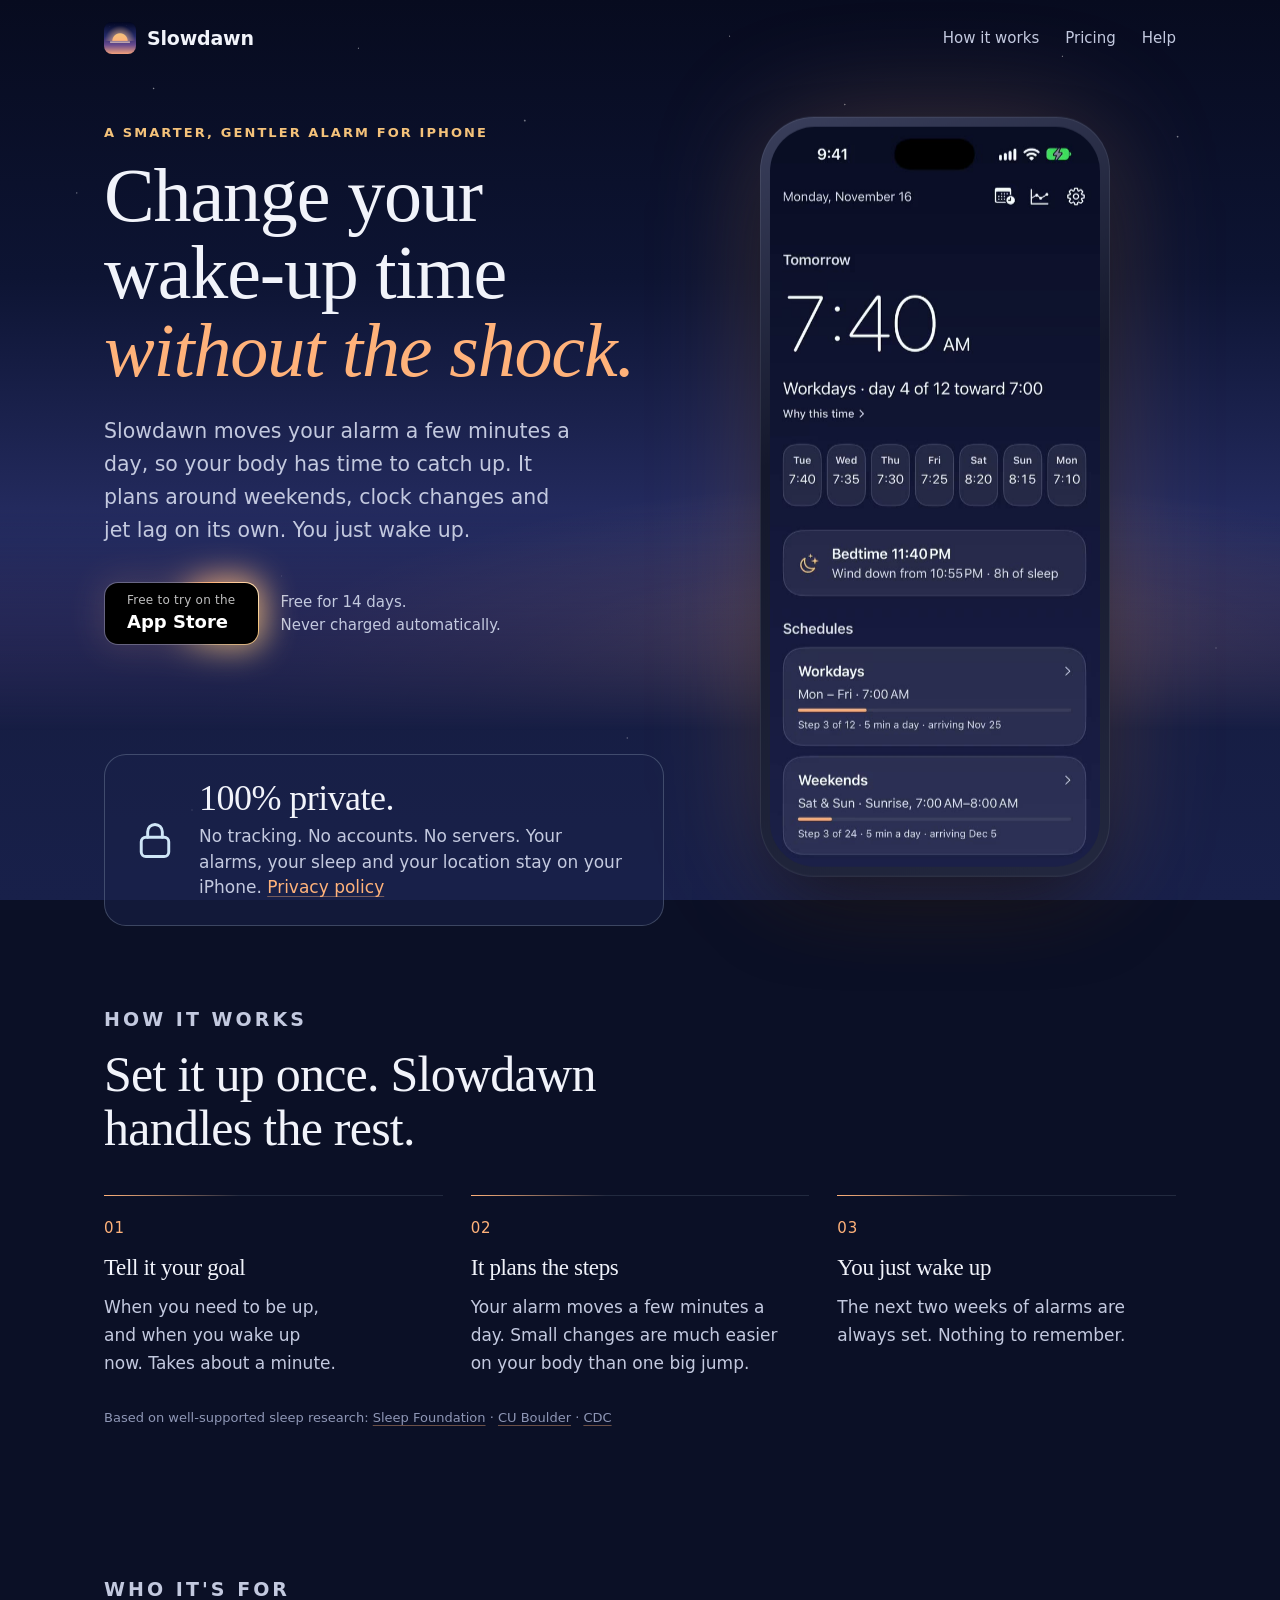
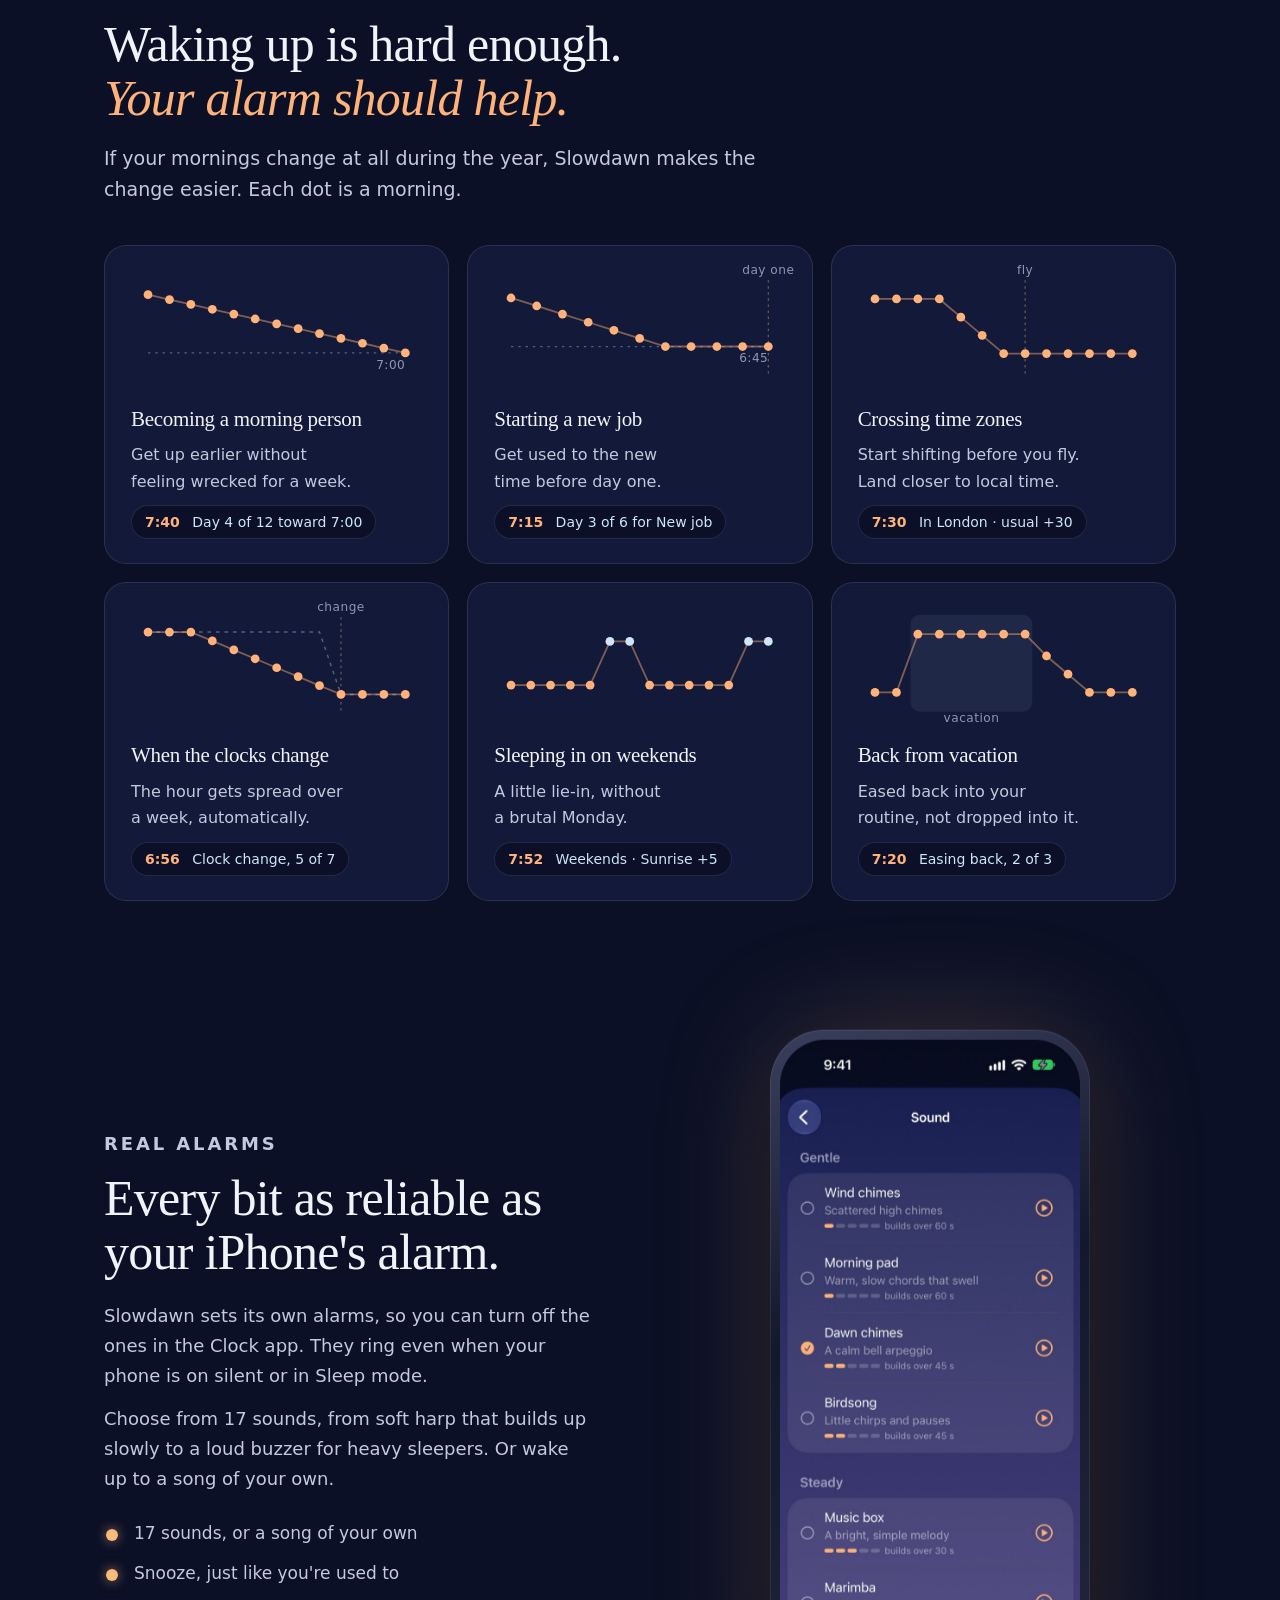
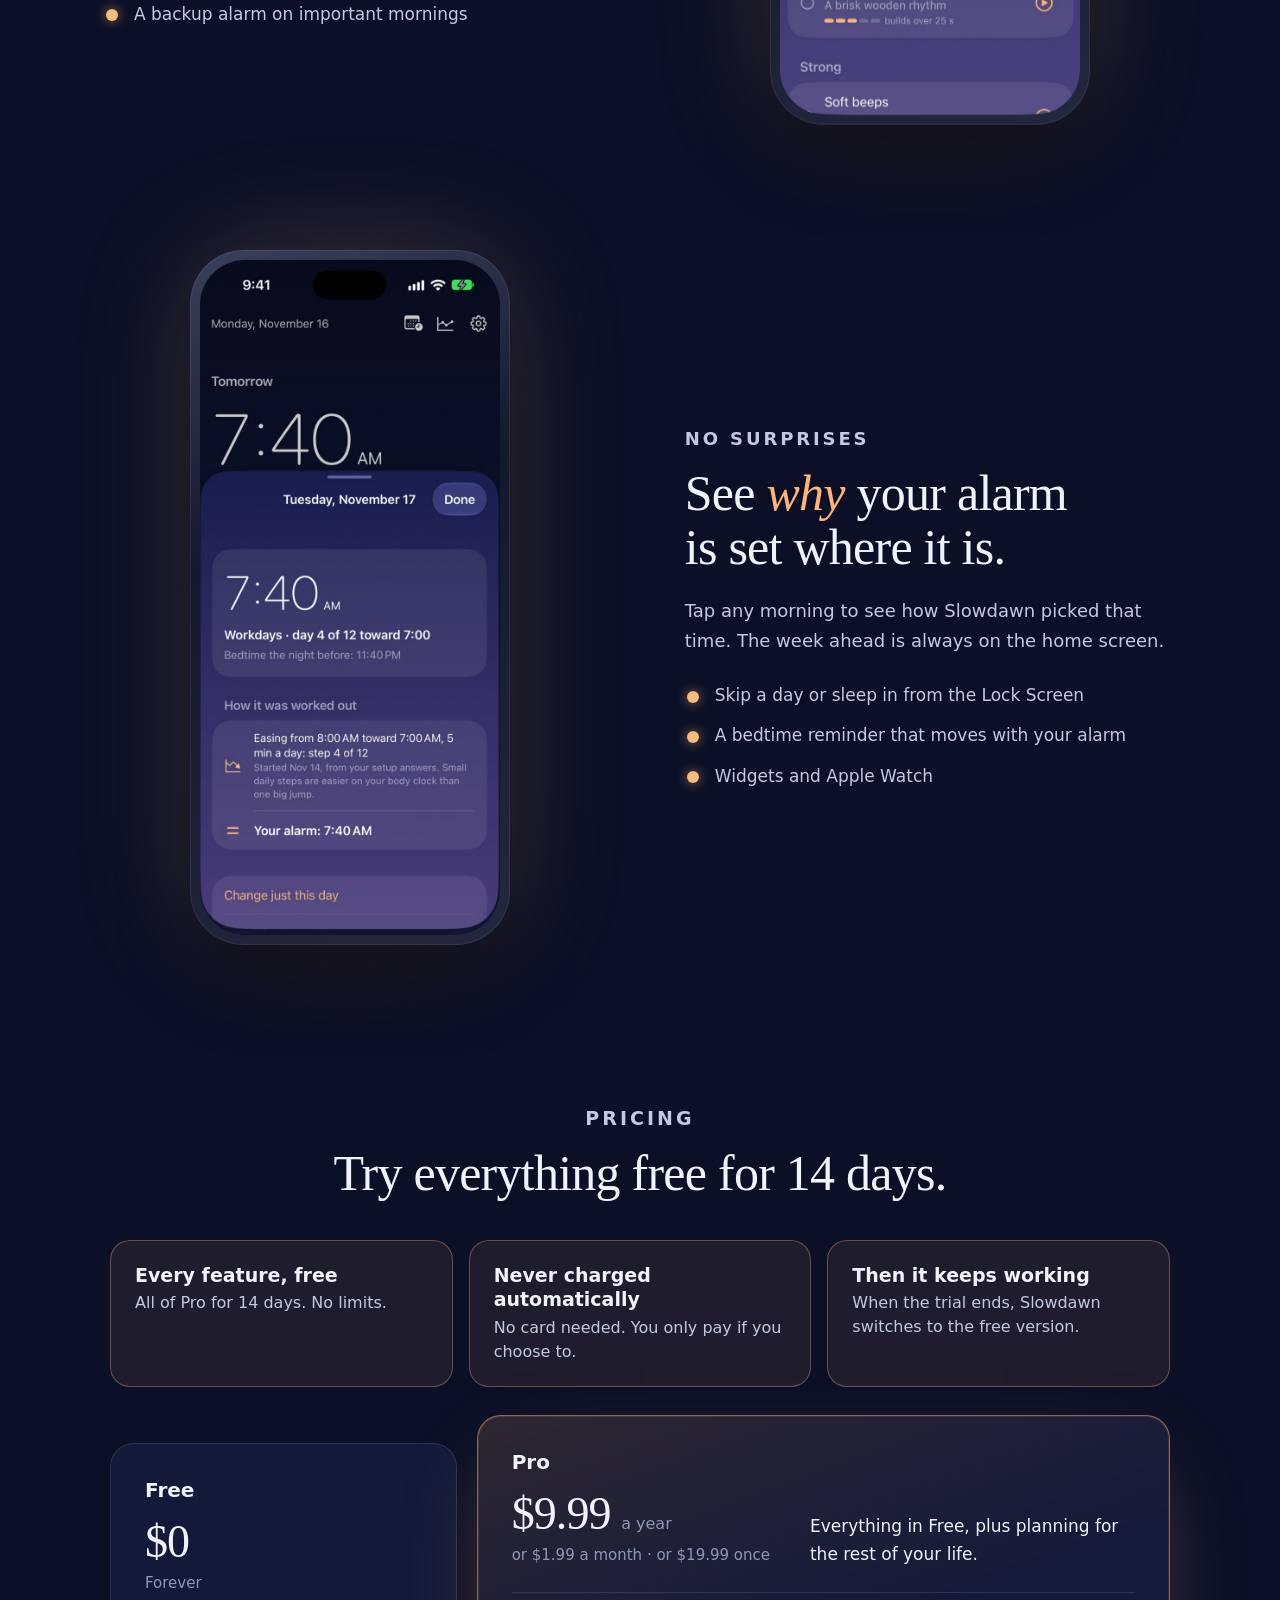
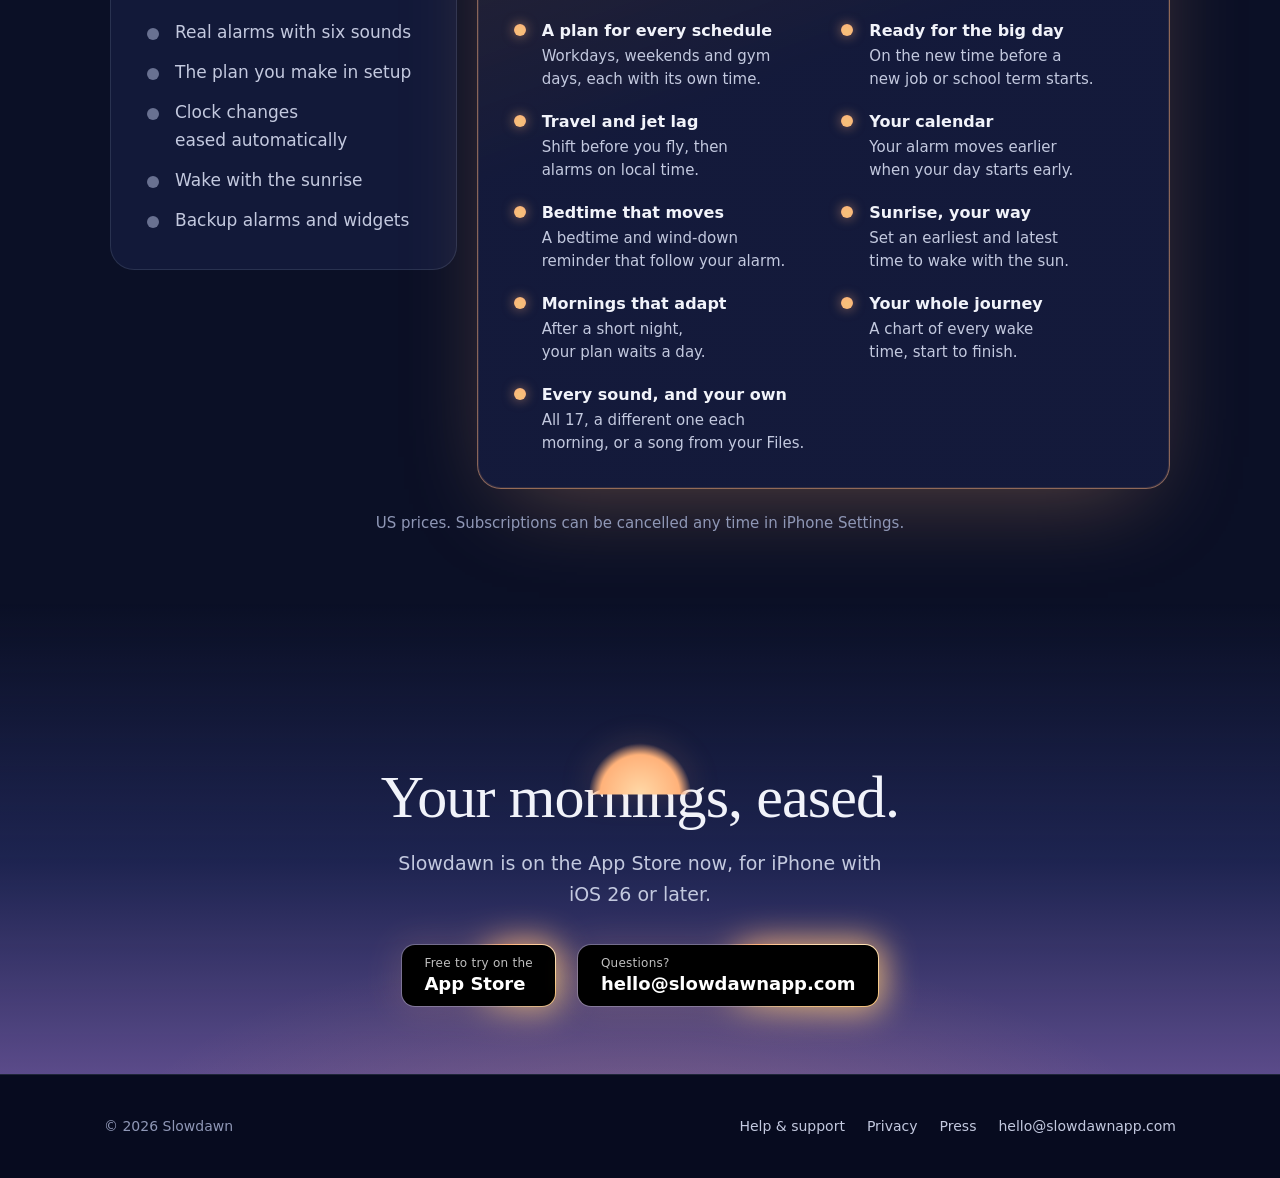
<file: index.html>
<!doctype html>
<html lang="en" class="no-js">
<head>
<meta charset="utf-8">
<meta name="viewport" content="width=device-width, initial-scale=1, viewport-fit=cover">
<title>Slowdawn · The alarm that eases you in</title>
<meta name="description" content="Slowdawn is an iPhone alarm that moves your wake-up time a few minutes a day, so a new schedule doesn't feel like a shock. 100% private, no account, free to try.">
<meta property="og:type" content="website">
<meta property="og:url" content="https://slowdawnapp.com/">
<meta property="og:title" content="Slowdawn · The alarm that eases you in">
<meta property="og:description" content="Change your wake-up time without the shock.">
<meta property="og:image" content="https://slowdawnapp.com/img/og.jpg?v=4">
<meta name="twitter:card" content="summary_large_image">
<meta name="theme-color" content="#070B1F">
<link rel="icon" href="img/favicon.png">
<link rel="apple-touch-icon" href="img/apple-touch-icon.png">
<link rel="stylesheet" href="style.css">
</head>
<body>
<div class="sky" aria-hidden="true"></div>

<header class="top">
  <div class="wrap">
    <a class="brand" href="index.html"><img src="img/icon-512.png" alt="" width="32" height="32">Slowdawn</a>
    <nav aria-label="Main">
      <a href="#how" class="hide-sm">How it works</a>
      <a href="#pricing">Pricing</a>
      <a href="support/index.html">Help</a>
    </nav>
  </div>
</header>

<main>
  <!-- Hero -->
  <div class="hero">
    <div class="wrap hero-grid">
      <div class="hero-copy" data-hero-copy>
        <p class="eyebrow">A smarter, gentler alarm for iPhone</p>
        <h1>Change your wake-up time <em>without the shock.</em></h1>
        <p class="lede">Slowdawn moves your alarm a few minutes a day, so your body has time to catch up. It plans around weekends, clock changes and jet lag on its own. You just wake up.</p>
        <div class="cta-row">
          <a class="store" href="https://apps.apple.com/app/apple-store/id6831339371?pt=22550388&ct=website&amp;mt=8"><span>Free to try on the</span><strong>App Store</strong></a>
          <p class="cta-note">Free for 14 days.<br>Never charged automatically.</p>
        </div>
      </div>
      <div class="phone" data-depth="-0.08">
        <video autoplay muted loop playsinline preload="metadata" poster="media/tour-poster.jpg"
               aria-label="A short tour of Slowdawn: tomorrow's alarm, 7:40, day 4 of 12 toward 7:00. Tapping a day shows how its alarm was worked out, and the Journey chart shows the whole plan stepping toward the goal.">
          <source src="media/tour.mp4" type="video/mp4">
        </video>
      </div>
    </div>
  </div>

  <!-- Privacy -->
  <section class="privacy-band">
    <div class="wrap">
      <div class="privacy">
        <svg class="lock" viewBox="0 0 24 24" aria-hidden="true"><rect x="4.5" y="10.5" width="15" height="10.5" rx="2.5"/><path d="M8 10.5V7.5a4 4 0 0 1 8 0v3"/></svg>
        <div>
          <h2>100% private.</h2>
          <p>No tracking. No accounts. No servers. Your alarms, your sleep and your location stay on your iPhone. <a href="privacy/index.html">Privacy&nbsp;policy</a></p>
        </div>
      </div>
    </div>
  </section>

  <!-- How it works -->
  <section id="how" class="band">
    <div class="wrap">
      <div class="section-head reveal">
        <p class="eyebrow">How it works</p>
        <h2>Set it up once. Slowdawn handles the rest.</h2>
      </div>
      <div class="steps">
        <div class="step reveal">
          <h3>Tell it your goal</h3>
          <p>When you need to be up, and when you wake up now. Takes about a minute.</p>
        </div>
        <div class="step reveal">
          <h3>It plans the steps</h3>
          <p>Your alarm moves a few minutes a day. Small changes are much easier on your body than one big jump.</p>
        </div>
        <div class="step reveal">
          <h3>You just wake up</h3>
          <p>The next two weeks of alarms are always set. Nothing to remember.</p>
        </div>
      </div>
      <p class="src reveal">Based on well-supported sleep research: <a href="https://www.sleepfoundation.org/sleep-hygiene/how-to-go-to-sleep-earlier" target="_blank" rel="noopener">Sleep Foundation</a> · <a href="https://www.colorado.edu/today/2017/02/01/cant-get-sleep-wilderness-weekend-can-help" target="_blank" rel="noopener">CU Boulder</a> · <a href="https://cdc.gov/yellow-book/hcp/travel-air-sea/jet-lag-disorder.html" target="_blank" rel="noopener">CDC</a></p>
    </div>
  </section>

  <!-- Who it's for -->
  <section class="band-alt">
    <div class="wrap">
      <div class="section-head reveal">
        <p class="eyebrow">Who it's for</p>
        <h2>Waking up is hard enough. <em>Your alarm should help.</em></h2>
        <p>If your mornings change at all during the year, Slowdawn makes the change easier. Each dot is a morning.</p>
      </div>
      <div class="scenes">
        <article class="scene reveal">
          <svg class="mini" viewBox="0 0 240 100" role="img" aria-hidden="true"><line class="target" x1="14" x2="226" y1="70.0" y2="70.0"/><text class="lbl" x="226" y="83.0" text-anchor="end">7:00</text><polyline class="trace" pathLength="1" points="14.0,22.0 31.7,26.0 49.3,30.0 67.0,34.0 84.7,38.0 102.3,42.0 120.0,46.0 137.7,50.0 155.3,54.0 173.0,58.0 190.7,62.0 208.3,66.0 226.0,70.0"/><circle class="pt" style="--i:0" cx="14.0" cy="22.0" r="3.6"/><circle class="pt" style="--i:1" cx="31.7" cy="26.0" r="3.6"/><circle class="pt" style="--i:2" cx="49.3" cy="30.0" r="3.6"/><circle class="pt" style="--i:3" cx="67.0" cy="34.0" r="3.6"/><circle class="pt" style="--i:4" cx="84.7" cy="38.0" r="3.6"/><circle class="pt" style="--i:5" cx="102.3" cy="42.0" r="3.6"/><circle class="pt" style="--i:6" cx="120.0" cy="46.0" r="3.6"/><circle class="pt" style="--i:7" cx="137.7" cy="50.0" r="3.6"/><circle class="pt" style="--i:8" cx="155.3" cy="54.0" r="3.6"/><circle class="pt" style="--i:9" cx="173.0" cy="58.0" r="3.6"/><circle class="pt" style="--i:10" cx="190.7" cy="62.0" r="3.6"/><circle class="pt" style="--i:11" cx="208.3" cy="66.0" r="3.6"/><circle class="pt" style="--i:12" cx="226.0" cy="70.0" r="3.6"/></svg>
          <h3>Becoming a morning person</h3>
          <p>Get up earlier without feeling wrecked for a week.</p>
          <span class="reason"><b>7:40</b> Day 4&nbsp;of&nbsp;12 toward&nbsp;7:00</span>
        </article>
        <article class="scene reveal">
          <svg class="mini" viewBox="0 0 240 100" role="img" aria-hidden="true"><line class="target" x1="14" x2="226" y1="64.7" y2="64.7"/><text class="lbl" x="226" y="77.7" text-anchor="end">6:45</text><line class="mark" x1="226.0" x2="226.0" y1="10" y2="88"/><text class="lbl" x="226.0" y="5" text-anchor="middle">day one</text><polyline class="trace" pathLength="1" points="14.0,24.7 35.2,31.3 56.4,38.0 77.6,44.7 98.8,51.3 120.0,58.0 141.2,64.7 162.4,64.7 183.6,64.7 204.8,64.7 226.0,64.7"/><circle class="pt" style="--i:0" cx="14.0" cy="24.7" r="3.6"/><circle class="pt" style="--i:1" cx="35.2" cy="31.3" r="3.6"/><circle class="pt" style="--i:2" cx="56.4" cy="38.0" r="3.6"/><circle class="pt" style="--i:3" cx="77.6" cy="44.7" r="3.6"/><circle class="pt" style="--i:4" cx="98.8" cy="51.3" r="3.6"/><circle class="pt" style="--i:5" cx="120.0" cy="58.0" r="3.6"/><circle class="pt" style="--i:6" cx="141.2" cy="64.7" r="3.6"/><circle class="pt" style="--i:7" cx="162.4" cy="64.7" r="3.6"/><circle class="pt" style="--i:8" cx="183.6" cy="64.7" r="3.6"/><circle class="pt" style="--i:9" cx="204.8" cy="64.7" r="3.6"/><circle class="pt" style="--i:10" cx="226.0" cy="64.7" r="3.6"/></svg>
          <h3>Starting a new job</h3>
          <p>Get used to the new time before day one.</p>
          <span class="reason"><b>7:15</b> Day 3&nbsp;of&nbsp;6 for New&nbsp;job</span>
        </article>
        <article class="scene reveal">
          <svg class="mini" viewBox="0 0 240 100" role="img" aria-hidden="true"><line class="mark" x1="137.7" x2="137.7" y1="10" y2="88"/><text class="lbl" x="137.7" y="5" text-anchor="middle">fly</text><polyline class="trace" pathLength="1" points="14.0,25.5 31.7,25.5 49.3,25.5 67.0,25.5 84.7,40.5 102.3,55.5 120.0,70.5 137.7,70.5 155.3,70.5 173.0,70.5 190.7,70.5 208.3,70.5 226.0,70.5"/><circle class="pt" style="--i:0" cx="14.0" cy="25.5" r="3.6"/><circle class="pt" style="--i:1" cx="31.7" cy="25.5" r="3.6"/><circle class="pt" style="--i:2" cx="49.3" cy="25.5" r="3.6"/><circle class="pt" style="--i:3" cx="67.0" cy="25.5" r="3.6"/><circle class="pt" style="--i:4" cx="84.7" cy="40.5" r="3.6"/><circle class="pt" style="--i:5" cx="102.3" cy="55.5" r="3.6"/><circle class="pt" style="--i:6" cx="120.0" cy="70.5" r="3.6"/><circle class="pt" style="--i:7" cx="137.7" cy="70.5" r="3.6"/><circle class="pt" style="--i:8" cx="155.3" cy="70.5" r="3.6"/><circle class="pt" style="--i:9" cx="173.0" cy="70.5" r="3.6"/><circle class="pt" style="--i:10" cx="190.7" cy="70.5" r="3.6"/><circle class="pt" style="--i:11" cx="208.3" cy="70.5" r="3.6"/><circle class="pt" style="--i:12" cx="226.0" cy="70.5" r="3.6"/></svg>
          <h3>Crossing time zones</h3>
          <p>Start shifting before you fly. Land closer to local time.</p>
          <span class="reason"><b>7:30</b> In London · usual&nbsp;+30</span>
        </article>
        <article class="scene reveal">
          <svg class="mini" viewBox="0 0 240 100" role="img" aria-hidden="true"><line class="mark" x1="173.0" x2="173.0" y1="10" y2="88"/><text class="lbl" x="173.0" y="5" text-anchor="middle">change</text><polyline class="ghost" points="14.0,22.3 31.7,22.3 49.3,22.3 67.0,22.3 84.7,22.3 102.3,22.3 120.0,22.3 137.7,22.3 155.3,22.3 173.0,73.7 190.7,73.7 208.3,73.7 226.0,73.7"/><polyline class="trace" pathLength="1" points="14.0,22.3 31.7,22.3 49.3,22.3 67.0,29.6 84.7,37.0 102.3,44.3 120.0,51.7 137.7,59.0 155.3,66.4 173.0,73.7 190.7,73.7 208.3,73.7 226.0,73.7"/><circle class="pt" style="--i:0" cx="14.0" cy="22.3" r="3.6"/><circle class="pt" style="--i:1" cx="31.7" cy="22.3" r="3.6"/><circle class="pt" style="--i:2" cx="49.3" cy="22.3" r="3.6"/><circle class="pt" style="--i:3" cx="67.0" cy="29.6" r="3.6"/><circle class="pt" style="--i:4" cx="84.7" cy="37.0" r="3.6"/><circle class="pt" style="--i:5" cx="102.3" cy="44.3" r="3.6"/><circle class="pt" style="--i:6" cx="120.0" cy="51.7" r="3.6"/><circle class="pt" style="--i:7" cx="137.7" cy="59.0" r="3.6"/><circle class="pt" style="--i:8" cx="155.3" cy="66.4" r="3.6"/><circle class="pt" style="--i:9" cx="173.0" cy="73.7" r="3.6"/><circle class="pt" style="--i:10" cx="190.7" cy="73.7" r="3.6"/><circle class="pt" style="--i:11" cx="208.3" cy="73.7" r="3.6"/><circle class="pt" style="--i:12" cx="226.0" cy="73.7" r="3.6"/></svg>
          <h3>When the clocks change</h3>
          <p>The hour gets spread over a week, automatically.</p>
          <span class="reason"><b>6:56</b> Clock change,&nbsp;5&nbsp;of&nbsp;7</span>
        </article>
        <article class="scene reveal">
          <svg class="mini" viewBox="0 0 240 100" role="img" aria-hidden="true"><polyline class="trace" pathLength="1" points="14.0,66.0 30.3,66.0 46.6,66.0 62.9,66.0 79.2,66.0 95.5,30.0 111.8,30.0 128.2,66.0 144.5,66.0 160.8,66.0 177.1,66.0 193.4,66.0 209.7,30.0 226.0,30.0"/><circle class="pt" style="--i:0" cx="14.0" cy="66.0" r="3.6"/><circle class="pt" style="--i:1" cx="30.3" cy="66.0" r="3.6"/><circle class="pt" style="--i:2" cx="46.6" cy="66.0" r="3.6"/><circle class="pt" style="--i:3" cx="62.9" cy="66.0" r="3.6"/><circle class="pt" style="--i:4" cx="79.2" cy="66.0" r="3.6"/><circle class="pt hi" style="--i:5" cx="95.5" cy="30.0" r="3.6"/><circle class="pt hi" style="--i:6" cx="111.8" cy="30.0" r="3.6"/><circle class="pt" style="--i:7" cx="128.2" cy="66.0" r="3.6"/><circle class="pt" style="--i:8" cx="144.5" cy="66.0" r="3.6"/><circle class="pt" style="--i:9" cx="160.8" cy="66.0" r="3.6"/><circle class="pt" style="--i:10" cx="177.1" cy="66.0" r="3.6"/><circle class="pt" style="--i:11" cx="193.4" cy="66.0" r="3.6"/><circle class="pt hi" style="--i:12" cx="209.7" cy="30.0" r="3.6"/><circle class="pt hi" style="--i:13" cx="226.0" cy="30.0" r="3.6"/></svg>
          <h3>Sleeping in on weekends</h3>
          <p>A little lie-in, without a brutal Monday.</p>
          <span class="reason"><b>7:52</b> Weekends · Sunrise&nbsp;+5</span>
        </article>
        <article class="scene reveal">
          <svg class="mini" viewBox="0 0 240 100" role="img" aria-hidden="true"><rect class="band" x="43.3" y="8" width="100.3" height="80" rx="8"/><text class="lbl" x="93.5" y="96" text-anchor="middle">vacation</text><polyline class="trace" pathLength="1" points="14.0,72.0 31.7,72.0 49.3,24.0 67.0,24.0 84.7,24.0 102.3,24.0 120.0,24.0 137.7,24.0 155.3,42.0 173.0,57.0 190.7,72.0 208.3,72.0 226.0,72.0"/><circle class="pt" style="--i:0" cx="14.0" cy="72.0" r="3.6"/><circle class="pt" style="--i:1" cx="31.7" cy="72.0" r="3.6"/><circle class="pt" style="--i:2" cx="49.3" cy="24.0" r="3.6"/><circle class="pt" style="--i:3" cx="67.0" cy="24.0" r="3.6"/><circle class="pt" style="--i:4" cx="84.7" cy="24.0" r="3.6"/><circle class="pt" style="--i:5" cx="102.3" cy="24.0" r="3.6"/><circle class="pt" style="--i:6" cx="120.0" cy="24.0" r="3.6"/><circle class="pt" style="--i:7" cx="137.7" cy="24.0" r="3.6"/><circle class="pt" style="--i:8" cx="155.3" cy="42.0" r="3.6"/><circle class="pt" style="--i:9" cx="173.0" cy="57.0" r="3.6"/><circle class="pt" style="--i:10" cx="190.7" cy="72.0" r="3.6"/><circle class="pt" style="--i:11" cx="208.3" cy="72.0" r="3.6"/><circle class="pt" style="--i:12" cx="226.0" cy="72.0" r="3.6"/></svg>
          <h3>Back from vacation</h3>
          <p>Eased back into your routine, not dropped into it.</p>
          <span class="reason"><b>7:20</b> Easing back,&nbsp;2&nbsp;of&nbsp;3</span>
        </article>
      </div>
    </div>
  </section>

  <!-- Real alarms -->
  <section class="band">
    <div class="wrap feature">
      <div class="feature-copy reveal">
        <p class="eyebrow">Real alarms</p>
        <h2>Every bit as reliable as your iPhone's alarm.</h2>
        <p>Slowdawn sets its own alarms, so you can turn off the ones in the Clock app. They ring even when your phone is on silent or in Sleep mode.</p>
        <p>Choose from 17 sounds, from soft harp that builds up slowly to a loud buzzer for heavy sleepers. Or wake up to a song of your own.</p>
        <ul class="tick-list">
          <li>17 sounds, or a song of your own</li>
          <li>Snooze, just like you're used to</li>
          <li>A backup alarm on important mornings</li>
        </ul>
      </div>
      <div class="phone reveal" data-depth="0.1">
        <img src="img/sounds.jpg" alt="The Sound screen: Gentle sounds like Wind chimes and Dawn chimes that build over 45 to 60 seconds, Steady ones like Music box and Marimba, and Strong ones like Soft beeps." width="720" height="1566" loading="lazy">
      </div>
    </div>
  </section>

  <!-- Every alarm has a reason -->
  <section class="band-alt">
    <div class="wrap feature flip">
      <div class="feature-copy reveal">
        <p class="eyebrow">No surprises</p>
        <h2>See <em>why</em> your alarm is set where it is.</h2>
        <p>Tap any morning to see how Slowdawn picked that time. The week ahead is always on the home screen.</p>
        <ul class="tick-list">
          <li>Skip a day or sleep in from the Lock Screen</li>
          <li>A bedtime reminder that moves with your alarm</li>
          <li>Widgets and Apple Watch</li>
        </ul>
      </div>
      <div class="phone reveal" data-depth="0.1">
        <img src="img/day.jpg" alt="Tuesday's alarm, 7:40, with how it was worked out: easing from 8:00 toward 7:00, 5 minutes a day, step 4 of 12." width="720" height="1566" loading="lazy">
      </div>
    </div>
  </section>

  <!-- Pricing -->
  <section id="pricing" class="band">
    <div class="wrap">
      <div class="section-head center reveal">
        <p class="eyebrow">Pricing</p>
        <h2>Try everything free for 14&nbsp;days.</h2>
      </div>
      <div class="trial reveal">
        <div><b>Every feature, free</b>All of Pro for 14 days. No limits.</div>
        <div><b>Never charged automatically</b>No card needed. You only pay if you choose to.</div>
        <div><b>Then it keeps working</b>When the trial ends, Slowdawn switches to the free version.</div>
      </div>
      <div class="plans">
        <div class="plan free reveal">
          <h3>Free</h3>
          <p class="price">$0</p>
          <p class="alt">Forever</p>
          <ul class="tick-list quiet">
            <li>Real alarms with six sounds</li>
            <li>The plan you make in setup</li>
            <li>Clock changes eased automatically</li>
            <li>Wake with the sunrise</li>
            <li>Backup alarms and widgets</li>
          </ul>
        </div>
        <div class="plan pro reveal">
          <div class="pro-head">
            <div>
              <h3>Pro</h3>
              <p class="price">$9.99 <small>a year</small></p>
              <p class="alt">or $1.99 a month · or $19.99 once</p>
            </div>
            <p class="plan-lede">Everything in Free, plus planning for the rest of your life.</p>
          </div>
          <ul class="pro-list">
            <li><b>A plan for every schedule</b>Workdays, weekends and gym days, each with its own time.</li>
            <li><b>Ready for the big day</b>On the new time before a new job or school term starts.</li>
            <li><b>Travel and jet lag</b>Shift before you fly, then alarms on local time.</li>
            <li><b>Your calendar</b>Your alarm moves earlier when your day starts early.</li>
            <li><b>Bedtime that moves</b>A bedtime and wind-down reminder that follow your alarm.</li>
            <li><b>Sunrise, your way</b>Set an earliest and latest time to wake with the sun.</li>
            <li><b>Mornings that adapt</b>After a short night, your plan waits a day.</li>
            <li><b>Your whole journey</b>A chart of every wake time, start to finish.</li>
            <li><b>Every sound, and your own</b>All 17, a different one each morning, or a song from your Files.</li>
          </ul>
        </div>
      </div>
      <p class="trial-note">US prices. Subscriptions can be cancelled any time in iPhone Settings.</p>
    </div>
  </section>

  <!-- Finale -->
  <section id="launch" class="finale" data-rise>
    <div class="wrap">
      <div class="sun" aria-hidden="true"></div>
      <h2 class="reveal">Your mornings,&nbsp;eased.</h2>
      <p class="reveal">Slowdawn is on the App Store now, for iPhone with iOS 26 or later.</p>
      <div class="cta-row reveal">
        <a class="store" href="https://apps.apple.com/app/apple-store/id6831339371?pt=22550388&ct=website&amp;mt=8"><span>Free to try on the</span><strong>App Store</strong></a>
        <a class="store" href="mailto:hello@slowdawnapp.com"><span>Questions?</span><strong>hello@slowdawnapp.com</strong></a>
      </div>
    </div>
  </section>
</main>

<footer>
  <div class="wrap">
    <span>© 2026 Slowdawn</span>
    <nav aria-label="Footer">
      <a href="support/index.html">Help &amp; support</a>
      <a href="privacy/index.html">Privacy</a>
      <a href="press/index.html">Press</a>
      <span class="copy-mail">hello@slowdawnapp.com</span>
    </nav>
  </div>
</footer>

<script>
  // Motion, all of it gentle, and all of it off when Reduce Motion is on.
  // - sections fade up as they arrive
  // - the sky behind the page warms from night to dawn as you scroll (--dawn)
  // - phones drift at a slightly different speed from the text (data-depth), the stars slower still
  // - the hero text eases away as you leave it, and the sun rises in the last section
  // Without JavaScript, everything simply shows, on a night sky.
  document.documentElement.classList.remove("no-js");
  (function () {
    var still = matchMedia("(prefers-reduced-motion: reduce)").matches;
    var root = document.documentElement;
    var items = document.querySelectorAll(".reveal");
    if (!("IntersectionObserver" in window) || still) {
      items.forEach(function (el) { el.classList.add("shown"); });
    } else {
      var io = new IntersectionObserver(function (entries) {
        entries.forEach(function (e) { if (e.isIntersecting) { e.target.classList.add("shown"); io.unobserve(e.target); } });
      }, { rootMargin: "0px 0px -10% 0px" });
      items.forEach(function (el) { io.observe(el); });
    }
    if (still) {
      document.querySelectorAll("video[autoplay]").forEach(function (v) { v.removeAttribute("autoplay"); v.pause(); });
    }

    var depth = Array.prototype.slice.call(document.querySelectorAll("[data-depth]"));
    var heroCopy = document.querySelector("[data-hero-copy]");
    var rise = document.querySelector("[data-rise]");
    var ticking = false;

    function clamp(v) { return Math.max(0, Math.min(1, v)); }
    function frame() {
      ticking = false;
      var y = window.scrollY, vh = window.innerHeight;
      var max = Math.max(1, document.documentElement.scrollHeight - vh);
      // The sky changes colour even with Reduce Motion: it's a colour change, not movement.
      root.style.setProperty("--dawn", (Math.pow(clamp(y / max), 1.15)).toFixed(3));
      if (rise) {
        var r = rise.getBoundingClientRect();
        rise.style.setProperty("--rise", still ? 1 : clamp((vh - r.top) / (vh * 0.85)).toFixed(3));
      }
      if (still) return;
      root.style.setProperty("--stars", (-y * 0.08).toFixed(1));
      depth.forEach(function (el) {
        var b = el.getBoundingClientRect();
        if (b.bottom < -200 || b.top > vh + 200) return;
        var offset = (b.top + b.height / 2 - vh / 2) * parseFloat(el.dataset.depth);
        el.style.translate = "0 " + offset.toFixed(1) + "px";
      });
      if (heroCopy) {
        var t = clamp(y / (vh * 0.7));
        heroCopy.style.opacity = (1 - t * 0.85).toFixed(3);
        heroCopy.style.translate = "0 " + (y * 0.18).toFixed(1) + "px";
      }
    }
    function request() { if (!ticking) { ticking = true; requestAnimationFrame(frame); } }
    window.addEventListener("scroll", request, { passive: true });
    window.addEventListener("resize", request);
    frame();
  })();
</script>
</body>
</html>
</file>
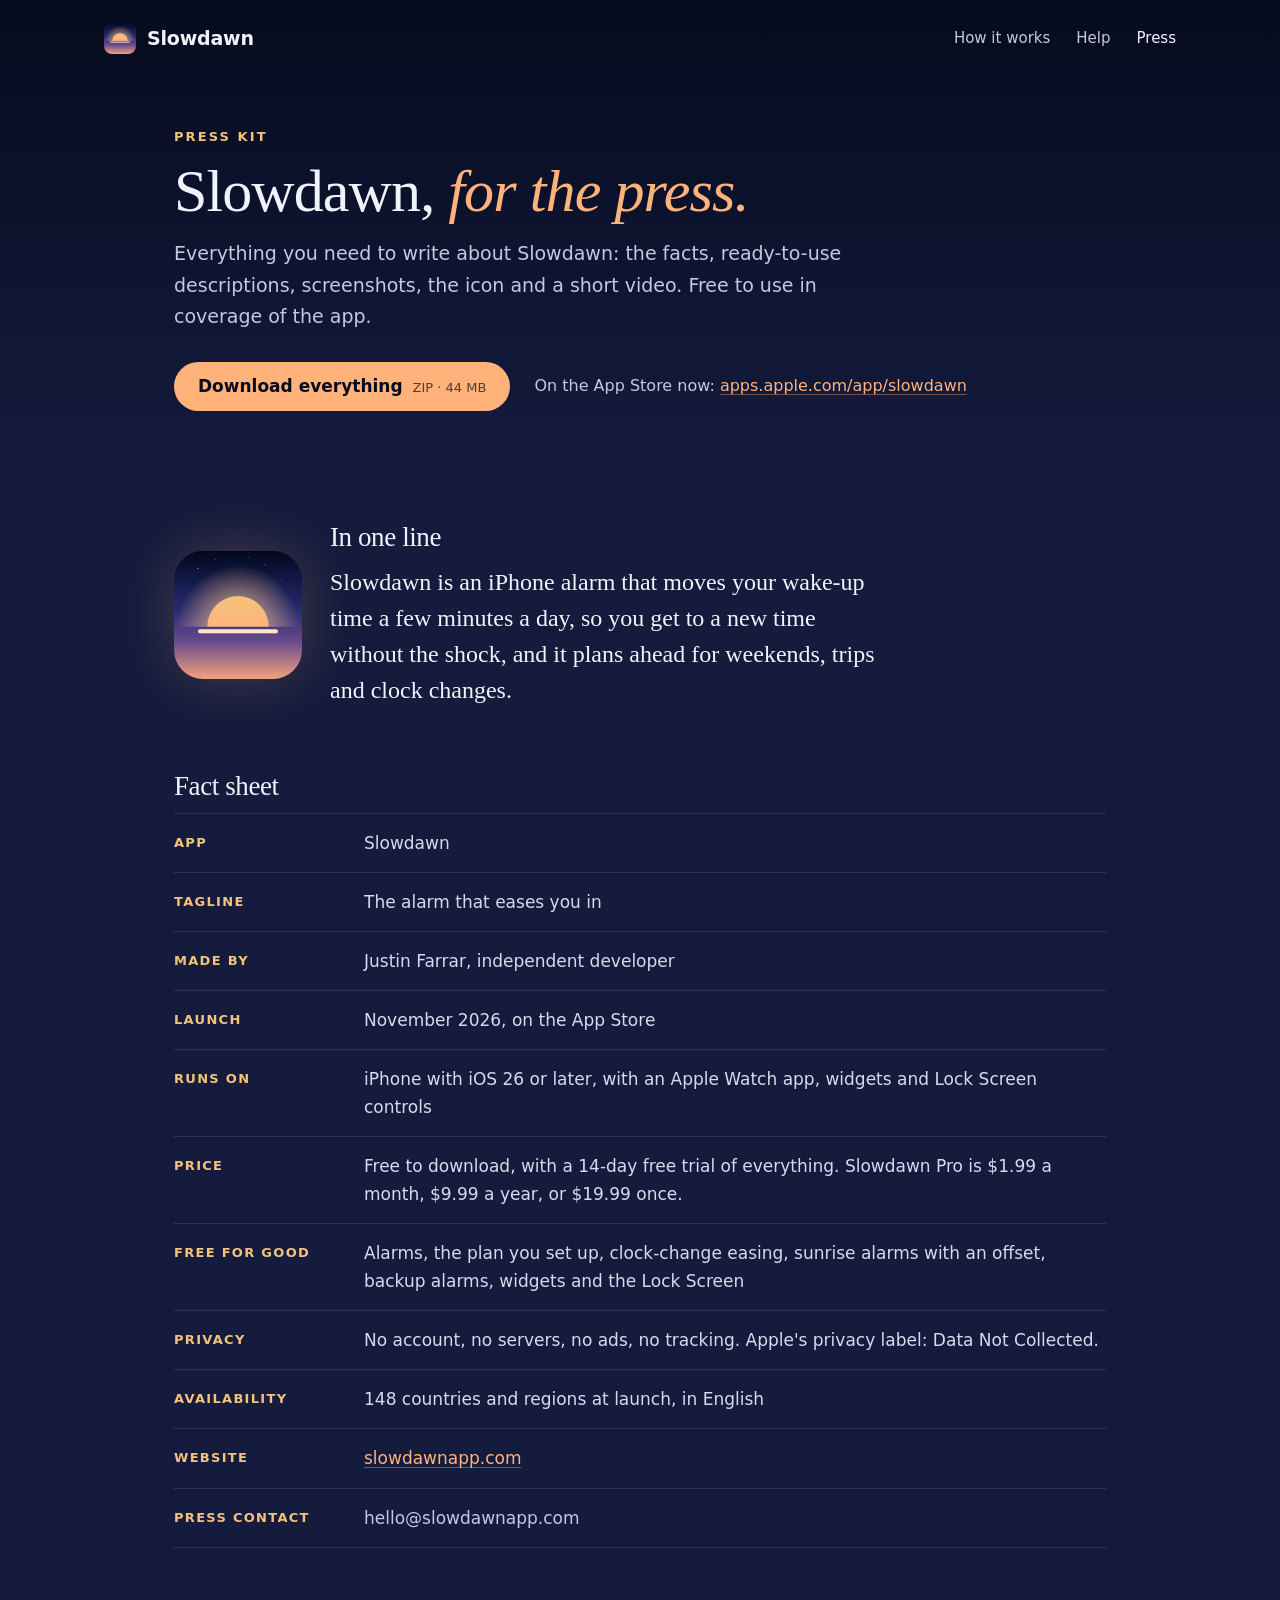
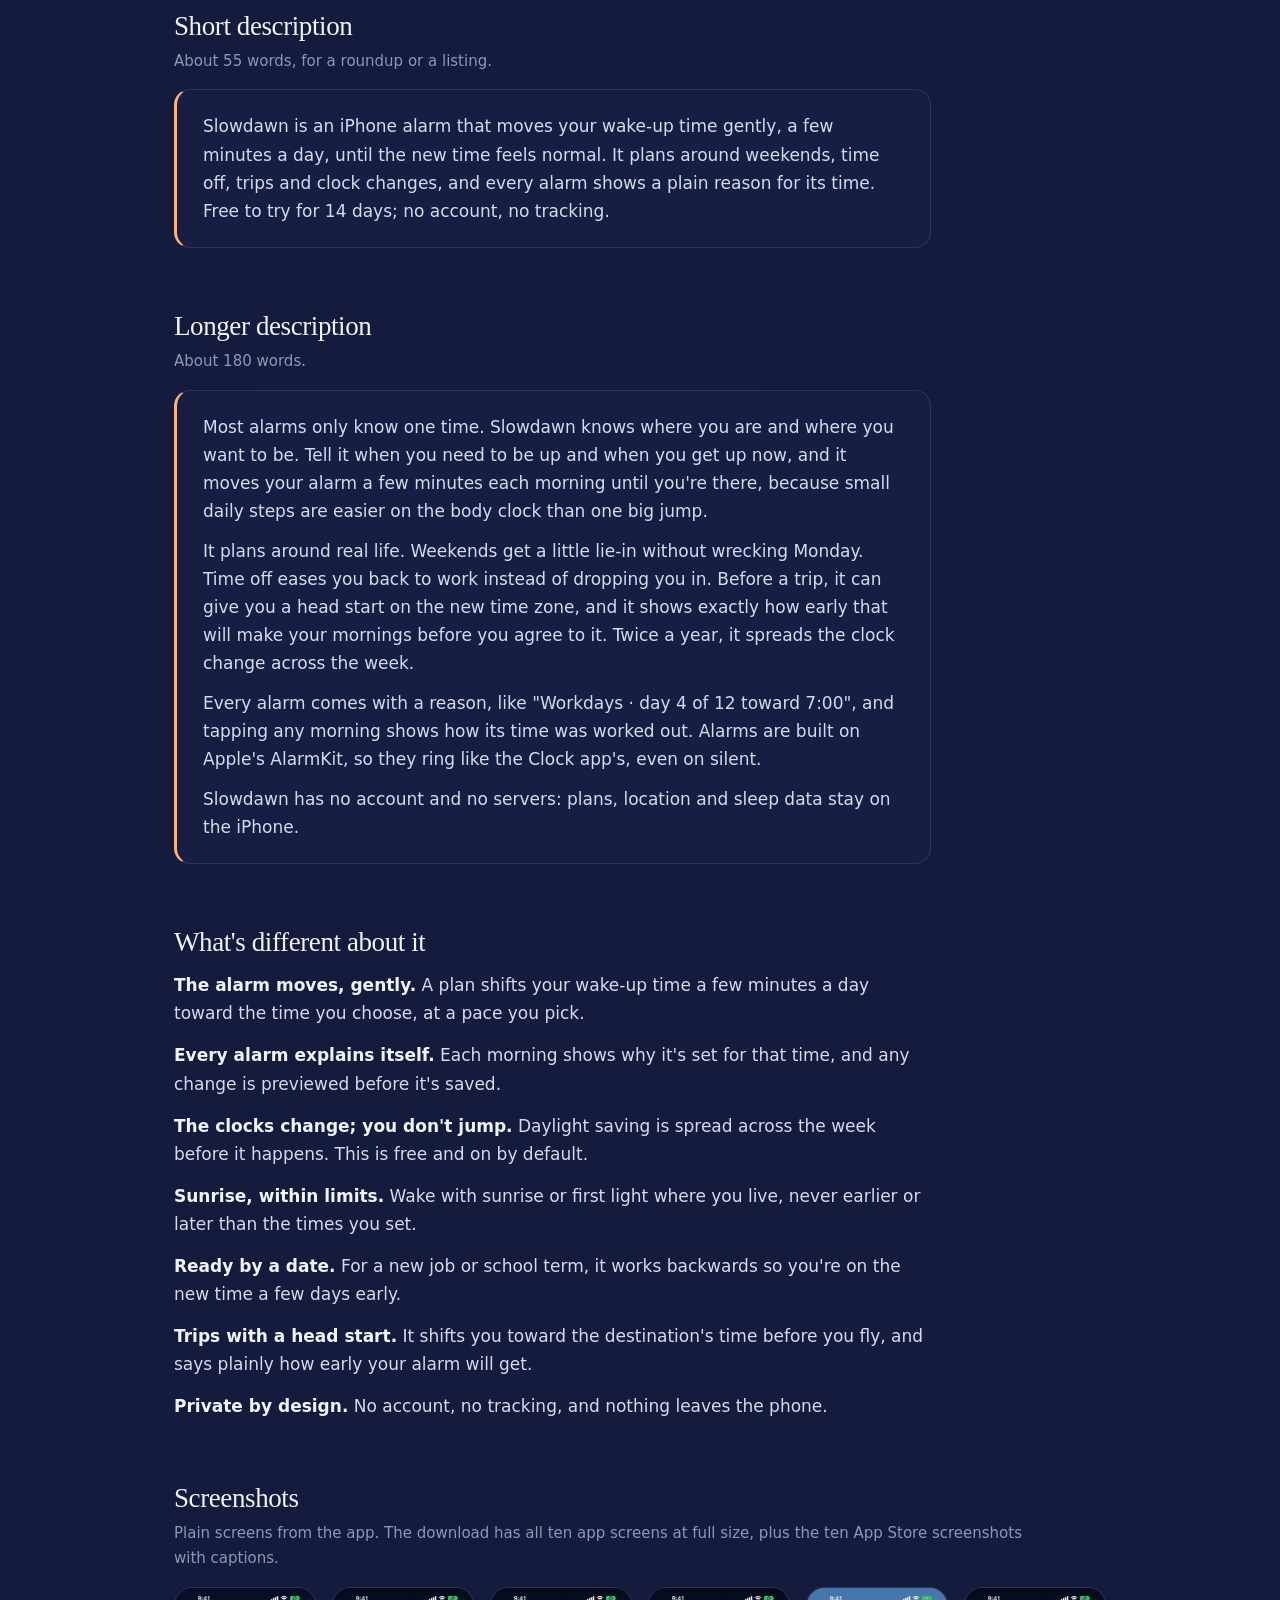
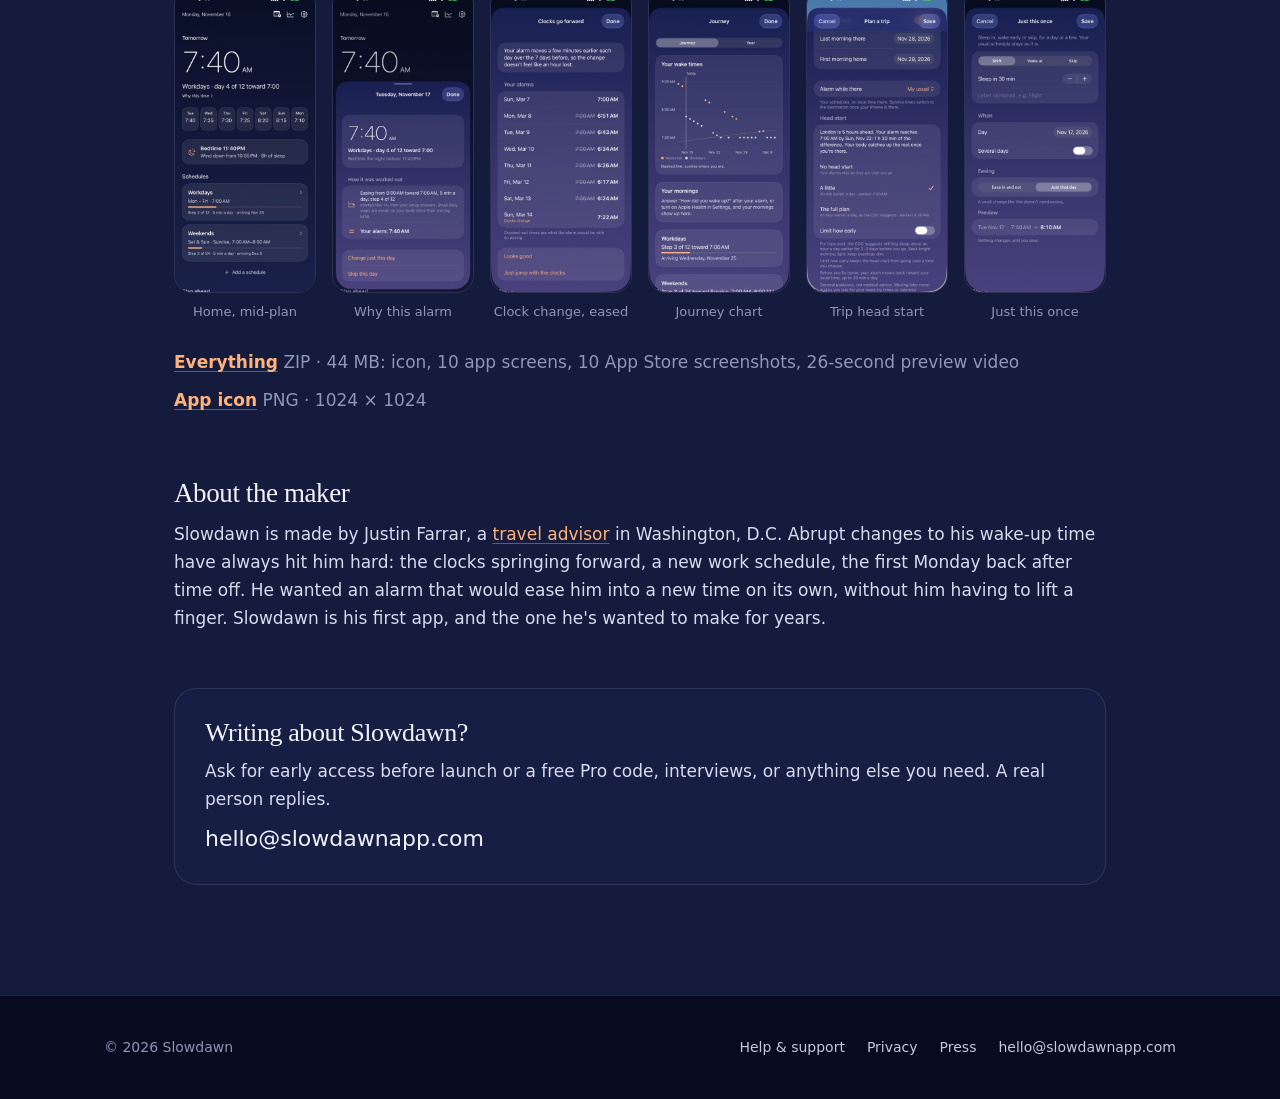
<file: press/index.html>
<!doctype html>
<html lang="en">
<head>
<meta charset="utf-8">
<meta name="viewport" content="width=device-width, initial-scale=1, viewport-fit=cover">
<title>Press kit · Slowdawn</title>
<meta name="description" content="Facts, descriptions, screenshots, the app icon and a preview video for writing about Slowdawn, the iPhone alarm that eases you into a new wake-up time.">
<meta name="theme-color" content="#070B1F">
<link rel="icon" href="../img/favicon.png">
<link rel="apple-touch-icon" href="../img/apple-touch-icon.png">
<link rel="stylesheet" href="../style.css">
</head>
<body>

<header class="top">
  <div class="wrap">
    <a class="brand" href="../index.html"><img src="../img/icon-512.png" alt="" width="32" height="32">Slowdawn</a>
    <nav aria-label="Main">
      <a href="../index.html#how" class="hide-sm">How it works</a>
      <a href="../support/index.html">Help</a>
      <a href="index.html" aria-current="page">Press</a>
    </nav>
  </div>
</header>

<main>
  <div class="page-head">
    <div class="wrap press-wrap">
      <p class="eyebrow">Press kit</p>
      <h1>Slowdawn, <em>for the press.</em></h1>
      <p>Everything you need to write about Slowdawn: the facts, ready-to-use descriptions, screenshots, the icon and a short video. Free to use in coverage of the app.</p>
      <div class="press-actions">
        <a class="button" href="slowdawn-press-kit.zip" download>Download everything <small>ZIP · 44 MB</small></a>
        <p class="muted">On the App Store now: <a href="https://apps.apple.com/app/apple-store/id6831339371?pt=22550388&ct=press&amp;mt=8">apps.apple.com/app/slowdawn</a></p>
      </div>
    </div>
  </div>

  <div class="doc press">
    <div class="wrap press-wrap">

      <section class="press-intro" aria-labelledby="in-short">
        <img class="press-icon" src="img/icon-256.png" alt="The Slowdawn app icon: a sun half risen over a horizon line, on a night-to-dawn sky." width="128" height="128">
        <div>
          <h2 id="in-short">In one line</h2>
          <p class="press-oneliner">Slowdawn is an iPhone alarm that moves your wake-up time a few minutes a day, so you get to a new time without the shock, and it plans ahead for weekends, trips and clock changes.</p>
        </div>
      </section>

      <section aria-labelledby="facts">
        <h2 id="facts">Fact sheet</h2>
        <dl class="facts">
          <div><dt>App</dt><dd>Slowdawn</dd></div>
          <div><dt>Tagline</dt><dd>The alarm that eases you in</dd></div>
          <div><dt>Made by</dt><dd>Justin Farrar, independent developer</dd></div>
          <div><dt>Launch</dt><dd>November 2026, on the App Store</dd></div>
          <div><dt>Runs on</dt><dd>iPhone with iOS 26 or later, with an Apple Watch app, widgets and Lock Screen controls</dd></div>
          <div><dt>Price</dt><dd>Free to download, with a 14-day free trial of everything. Slowdawn Pro is $1.99 a month, $9.99 a year, or $19.99 once.</dd></div>
          <div><dt>Free for good</dt><dd>Alarms, the plan you set up, clock-change easing, sunrise alarms with an offset, backup alarms, widgets and the Lock Screen</dd></div>
          <div><dt>Privacy</dt><dd>No account, no servers, no ads, no tracking. Apple's privacy label: Data Not Collected.</dd></div>
          <div><dt>Availability</dt><dd>148 countries and regions at launch, in English</dd></div>
          <div><dt>Website</dt><dd><a href="https://slowdawnapp.com">slowdawnapp.com</a></dd></div>
          <div><dt>Press contact</dt><dd><span class="copy-mail">hello@slowdawnapp.com</span></dd></div>
        </dl>
      </section>

      <section aria-labelledby="short">
        <h2 id="short">Short description</h2>
        <p class="hint">About 55 words, for a roundup or a listing.</p>
        <blockquote class="copy-block">Slowdawn is an iPhone alarm that moves your wake-up time gently, a few minutes a day, until the new time feels normal. It plans around weekends, time off, trips and clock changes, and every alarm shows a plain reason for its time. Free to try for 14 days; no account, no tracking.</blockquote>
      </section>

      <section aria-labelledby="long">
        <h2 id="long">Longer description</h2>
        <p class="hint">About 180 words.</p>
        <div class="copy-block">
          <p>Most alarms only know one time. Slowdawn knows where you are and where you want to be. Tell it when you need to be up and when you get up now, and it moves your alarm a few minutes each morning until you're there, because small daily steps are easier on the body clock than one big jump.</p>
          <p>It plans around real life. Weekends get a little lie-in without wrecking Monday. Time off eases you back to work instead of dropping you in. Before a trip, it can give you a head start on the new time zone, and it shows exactly how early that will make your mornings before you agree to it. Twice a year, it spreads the clock change across the week.</p>
          <p>Every alarm comes with a reason, like "Workdays · day 4 of 12 toward 7:00", and tapping any morning shows how its time was worked out. Alarms are built on Apple's AlarmKit, so they ring like the Clock app's, even on silent.</p>
          <p>Slowdawn has no account and no servers: plans, location and sleep data stay on the iPhone.</p>
        </div>
      </section>

      <section aria-labelledby="different">
        <h2 id="different">What's different about it</h2>
        <ul class="press-points">
          <li><b>The alarm moves, gently.</b> A plan shifts your wake-up time a few minutes a day toward the time you choose, at a pace you pick.</li>
          <li><b>Every alarm explains itself.</b> Each morning shows why it's set for that time, and any change is previewed before it's saved.</li>
          <li><b>The clocks change; you don't jump.</b> Daylight saving is spread across the week before it happens. This is free and on by default.</li>
          <li><b>Sunrise, within limits.</b> Wake with sunrise or first light where you live, never earlier or later than the times you set.</li>
          <li><b>Ready by a date.</b> For a new job or school term, it works backwards so you're on the new time a few days early.</li>
          <li><b>Trips with a head start.</b> It shifts you toward the destination's time before you fly, and says plainly how early your alarm will get.</li>
          <li><b>Private by design.</b> No account, no tracking, and nothing leaves the phone.</li>
        </ul>
      </section>

      <section aria-labelledby="screens">
        <h2 id="screens">Screenshots</h2>
        <p class="hint">Plain screens from the app. The download has all ten app screens at full size, plus the ten App Store screenshots with captions.</p>
        <div class="shots">
          <figure><img src="img/screen-01.jpg" alt="Home screen: tomorrow 7:40 AM, Workdays day 4 of 12 toward 7:00, with the week's alarms." width="414" height="900" loading="lazy"><figcaption>Home, mid-plan</figcaption></figure>
          <figure><img src="img/screen-02.jpg" alt="One morning's detail: easing from 8:00 toward 7:00, 5 minutes a day, step 4 of 12." width="414" height="900" loading="lazy"><figcaption>Why this alarm</figcaption></figure>
          <figure><img src="img/screen-03.jpg" alt="Clocks go forward: the week's alarms each a few minutes earlier than the last." width="414" height="900" loading="lazy"><figcaption>Clock change, eased</figcaption></figure>
          <figure><img src="img/screen-04.jpg" alt="Journey chart: workday and weekend wake times stepping toward 7:00, with sunrise as a dashed line." width="414" height="900" loading="lazy"><figcaption>Journey chart</figcaption></figure>
          <figure><img src="img/screen-07.jpg" alt="Planning a trip to London: a head start of 30 minutes a day, earliest 7:00 AM." width="414" height="900" loading="lazy"><figcaption>Trip head start</figcaption></figure>
          <figure><img src="img/screen-08.jpg" alt="Just this once: sleep in 30 minutes for one day, previewed before saving." width="414" height="900" loading="lazy"><figcaption>Just this once</figcaption></figure>
        </div>
        <ul class="file-list">
          <li><a href="slowdawn-press-kit.zip" download>Everything</a> <span class="muted">ZIP · 44 MB: icon, 10 app screens, 10 App Store screenshots, 26-second preview video</span></li>
          <li><a href="slowdawn-icon-1024.png" download>App icon</a> <span class="muted">PNG · 1024 × 1024</span></li>
        </ul>
      </section>

      <section aria-labelledby="maker">
        <h2 id="maker">About the maker</h2>
        <p>Slowdawn is made by Justin Farrar, a <a href="https://justinfarrartravel.com" target="_blank" rel="noopener">travel advisor</a> in Washington, D.C. Abrupt changes to his wake-up time have always hit him hard: the clocks springing forward, a new work schedule, the first Monday back after time off. He wanted an alarm that would ease him into a new time on its own, without him having to lift a finger. Slowdawn is his first app, and the one he's wanted to make for years.</p>
      </section>

      <div class="contact-card">
        <h2>Writing about Slowdawn?</h2>
        <p>Ask for early access before launch or a free Pro code, interviews, or anything else you need. A real person replies.</p>
        <p class="mail">hello@slowdawnapp.com</p>
      </div>

    </div>
  </div>
</main>

<footer>
  <div class="wrap">
    <span>© 2026 Slowdawn</span>
    <nav aria-label="Footer">
      <a href="../support/index.html">Help &amp; support</a>
      <a href="../privacy/index.html">Privacy</a>
      <a href="index.html">Press</a>
      <span class="copy-mail">hello@slowdawnapp.com</span>
    </nav>
  </div>
</footer>
</body>
</html>
</file>
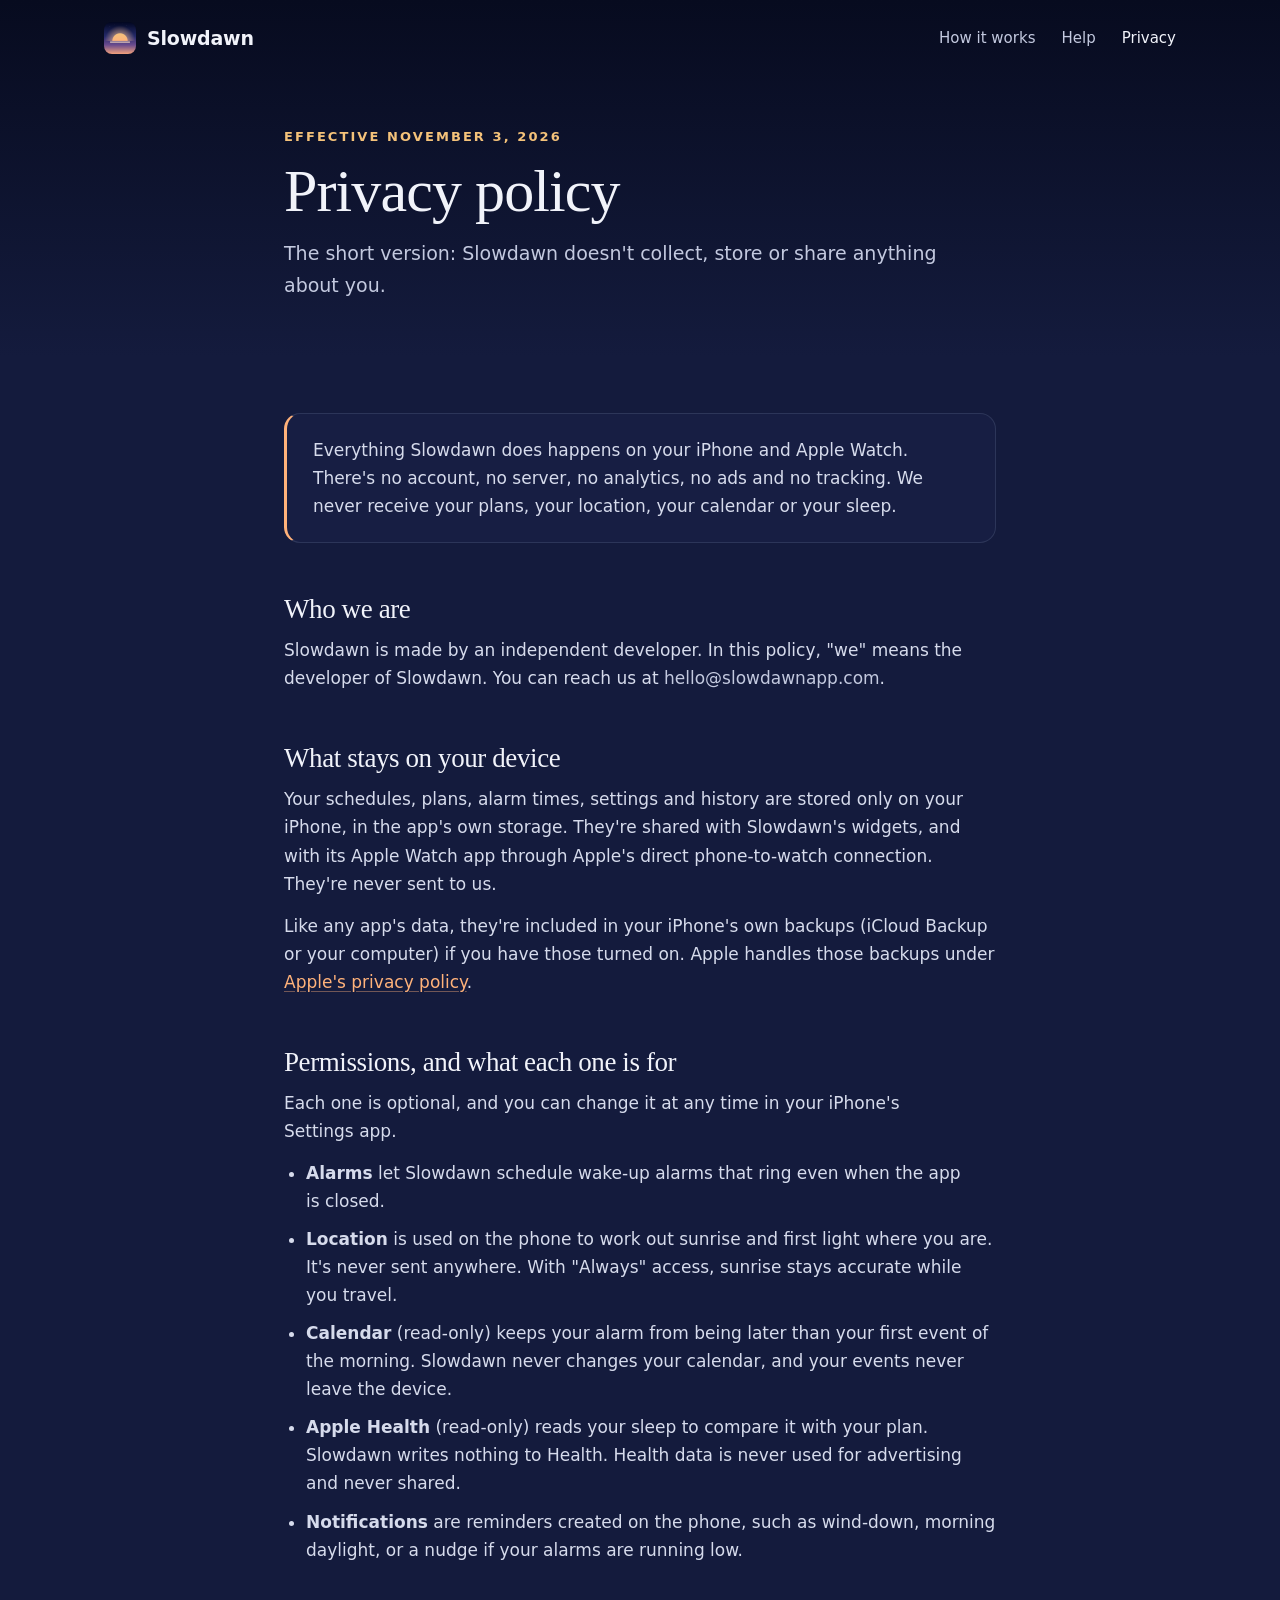
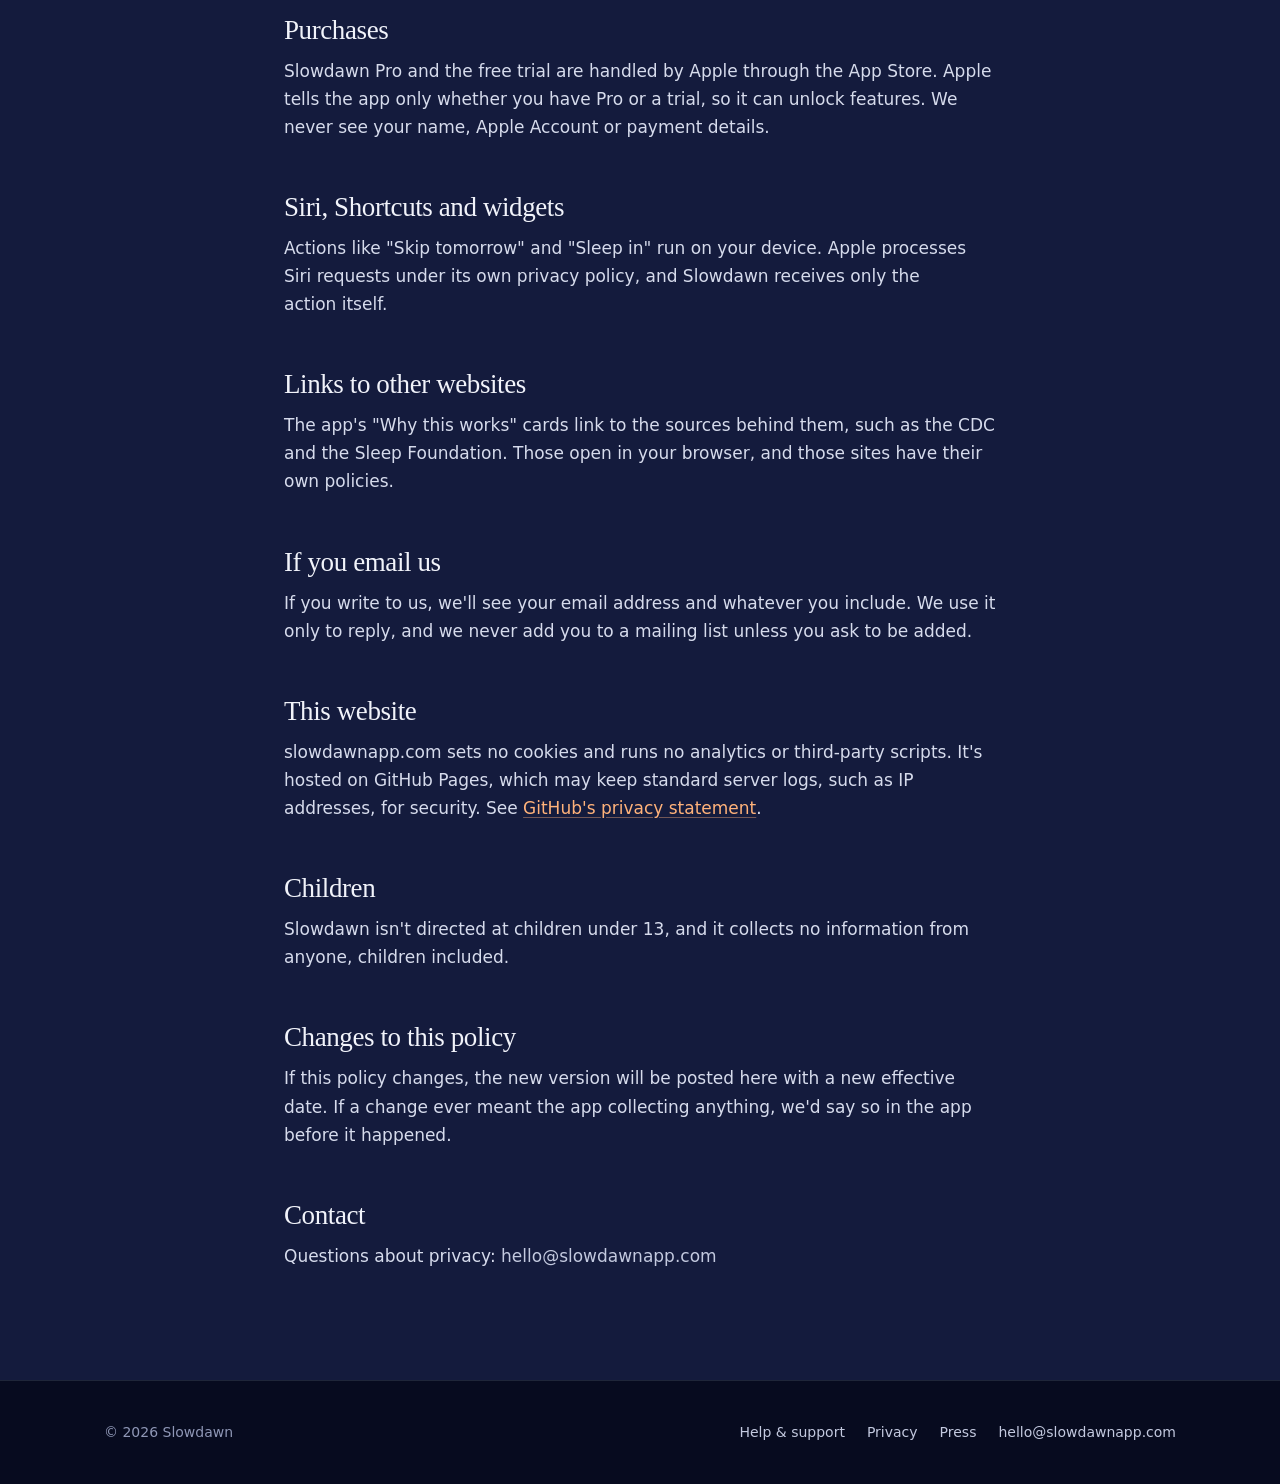
<file: privacy/index.html>
<!doctype html>
<html lang="en">
<head>
<meta charset="utf-8">
<meta name="viewport" content="width=device-width, initial-scale=1, viewport-fit=cover">
<title>Privacy policy · Slowdawn</title>
<meta name="description" content="Slowdawn collects nothing. Everything is worked out on your iPhone, with no account, no servers and no analytics.">
<meta name="theme-color" content="#070B1F">
<link rel="icon" href="../img/favicon.png">
<link rel="apple-touch-icon" href="../img/apple-touch-icon.png">
<link rel="stylesheet" href="../style.css">
</head>
<body>

<header class="top">
  <div class="wrap">
    <a class="brand" href="../index.html"><img src="../img/icon-512.png" alt="" width="32" height="32">Slowdawn</a>
    <nav aria-label="Main">
      <a href="../index.html#how" class="hide-sm">How it works</a>
      <a href="../support/index.html">Help</a>
      <a href="index.html" aria-current="page">Privacy</a>
    </nav>
  </div>
</header>

<main>
  <div class="page-head">
    <div class="wrap narrow">
      <p class="eyebrow">Effective November 3, 2026</p>
      <h1>Privacy policy</h1>
      <p>The short version: Slowdawn doesn't collect, store or share anything about you.</p>
    </div>
  </div>

  <div class="doc">
    <div class="wrap narrow">
      <div class="summary">
        <p>Everything Slowdawn does happens on your iPhone and Apple Watch. There's no account, no server, no analytics, no ads and no tracking. We never receive your plans, your location, your calendar or your sleep.</p>
      </div>

      <h2>Who we are</h2>
      <p>Slowdawn is made by an independent developer. In this policy, "we" means the developer of Slowdawn. You can reach us at <span class="copy-mail">hello@slowdawnapp.com</span>.</p>

      <h2>What stays on your device</h2>
      <p>Your schedules, plans, alarm times, settings and history are stored only on your iPhone, in the app's own storage. They're shared with Slowdawn's widgets, and with its Apple Watch app through Apple's direct phone-to-watch connection. They're never sent to us.</p>
      <p>Like any app's data, they're included in your iPhone's own backups (iCloud Backup or your computer) if you have those turned on. Apple handles those backups under <a href="https://www.apple.com/legal/privacy/" target="_blank" rel="noopener">Apple's privacy policy</a>.</p>

      <h2>Permissions, and what each one is for</h2>
      <p>Each one is optional, and you can change it at any time in your iPhone's Settings app.</p>
      <ul>
        <li><strong>Alarms</strong> let Slowdawn schedule wake-up alarms that ring even when the app is closed.</li>
        <li><strong>Location</strong> is used on the phone to work out sunrise and first light where you are. It's never sent anywhere. With "Always" access, sunrise stays accurate while you travel.</li>
        <li><strong>Calendar</strong> (read-only) keeps your alarm from being later than your first event of the morning. Slowdawn never changes your calendar, and your events never leave the device.</li>
        <li><strong>Apple Health</strong> (read-only) reads your sleep to compare it with your plan. Slowdawn writes nothing to Health. Health data is never used for advertising and never shared.</li>
        <li><strong>Notifications</strong> are reminders created on the phone, such as wind-down, morning daylight, or a nudge if your alarms are running low.</li>
      </ul>

      <h2>Purchases</h2>
      <p>Slowdawn Pro and the free trial are handled by Apple through the App Store. Apple tells the app only whether you have Pro or a trial, so it can unlock features. We never see your name, Apple Account or payment details.</p>

      <h2>Siri, Shortcuts and widgets</h2>
      <p>Actions like "Skip tomorrow" and "Sleep in" run on your device. Apple processes Siri requests under its own privacy policy, and Slowdawn receives only the action itself.</p>

      <h2>Links to other websites</h2>
      <p>The app's "Why this works" cards link to the sources behind them, such as the CDC and the Sleep Foundation. Those open in your browser, and those sites have their own policies.</p>

      <h2>If you email us</h2>
      <p>If you write to us, we'll see your email address and whatever you include. We use it only to reply, and we never add you to a mailing list unless you ask to be added.</p>

      <h2>This website</h2>
      <p>slowdawnapp.com sets no cookies and runs no analytics or third-party scripts. It's hosted on GitHub Pages, which may keep standard server logs, such as IP addresses, for security. See <a href="https://docs.github.com/en/site-policy/privacy-policies/github-general-privacy-statement" target="_blank" rel="noopener">GitHub's privacy statement</a>.</p>

      <h2>Children</h2>
      <p>Slowdawn isn't directed at children under 13, and it collects no information from anyone, children included.</p>

      <h2>Changes to this policy</h2>
      <p>If this policy changes, the new version will be posted here with a new effective date. If a change ever meant the app collecting anything, we'd say so in the app before it happened.</p>

      <h2>Contact</h2>
      <p>Questions about privacy: <span class="copy-mail">hello@slowdawnapp.com</span></p>
    </div>
  </div>
</main>

<footer>
  <div class="wrap">
    <span>© 2026 Slowdawn</span>
    <nav aria-label="Footer">
      <a href="../support/index.html">Help &amp; support</a>
      <a href="index.html">Privacy</a>
      <a href="../press/index.html">Press</a>
      <span class="copy-mail">hello@slowdawnapp.com</span>
    </nav>
  </div>
</footer>
</body>
</html>
</file>
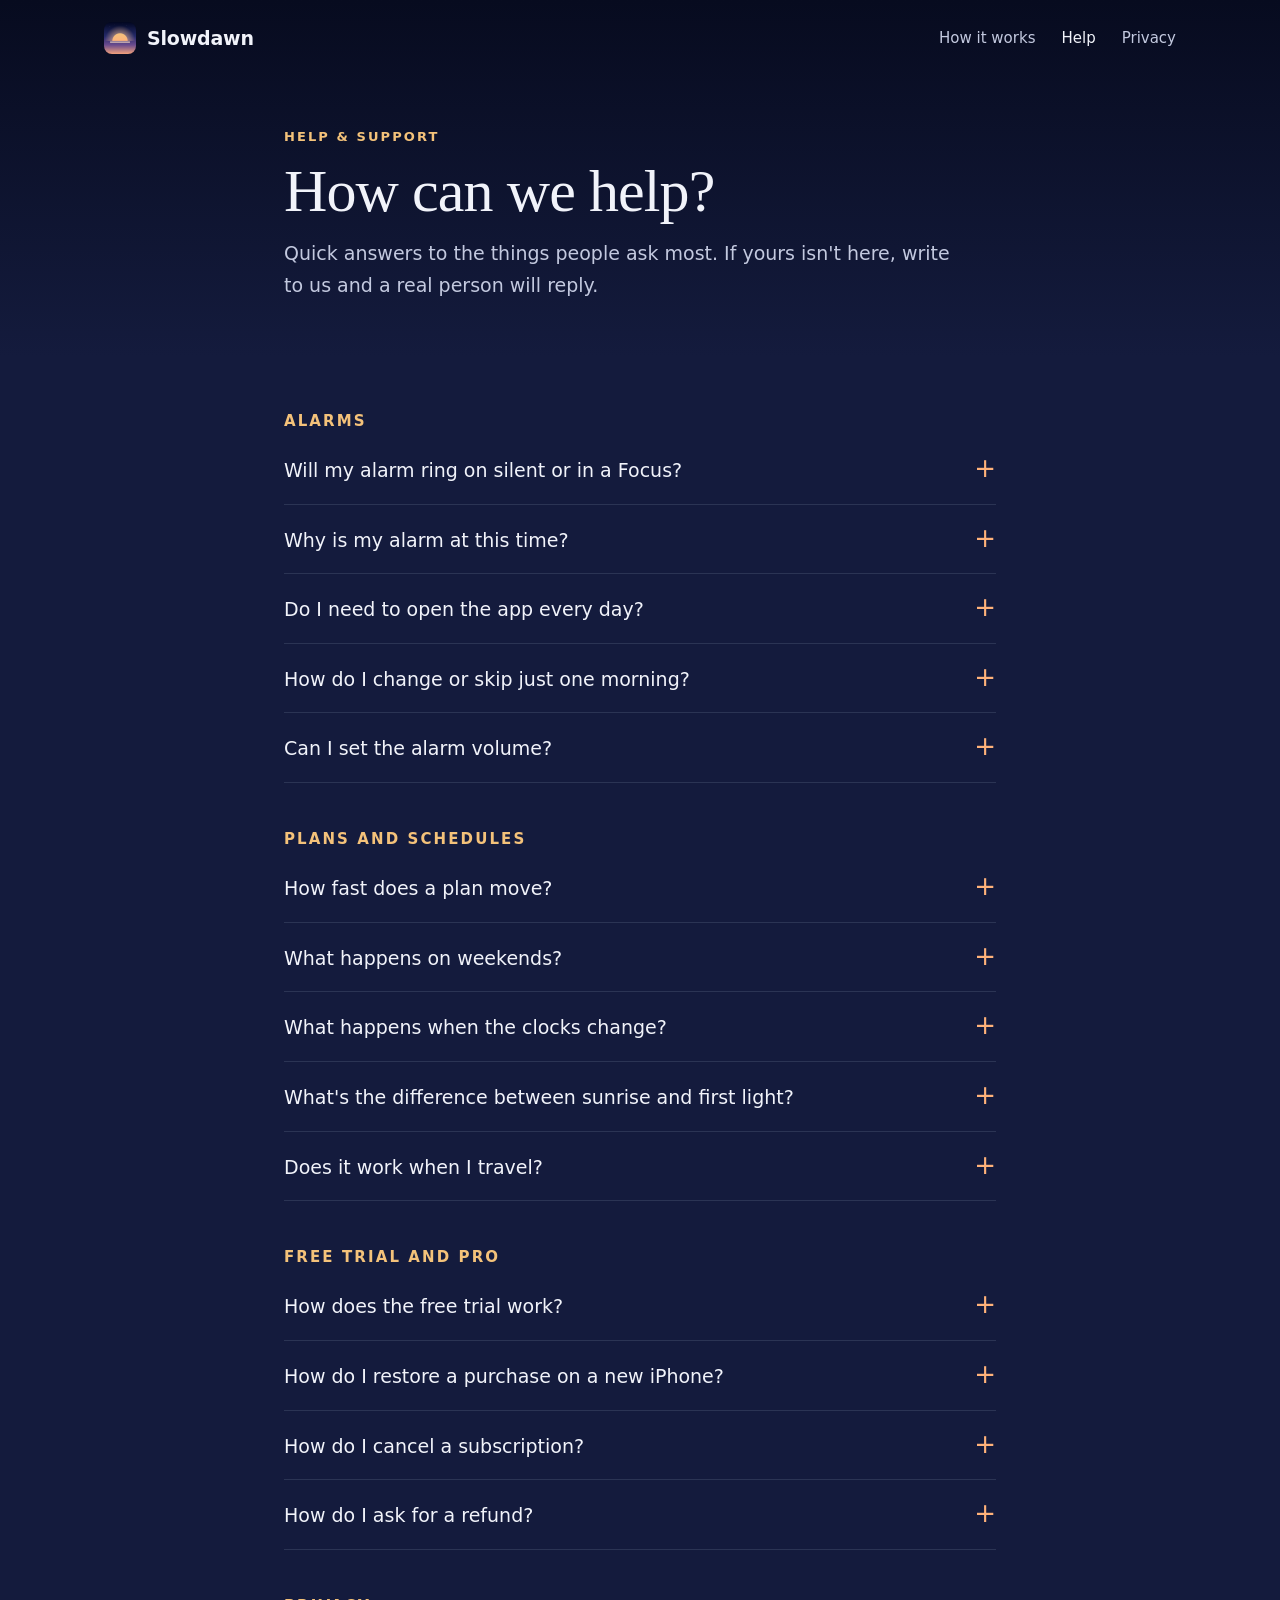
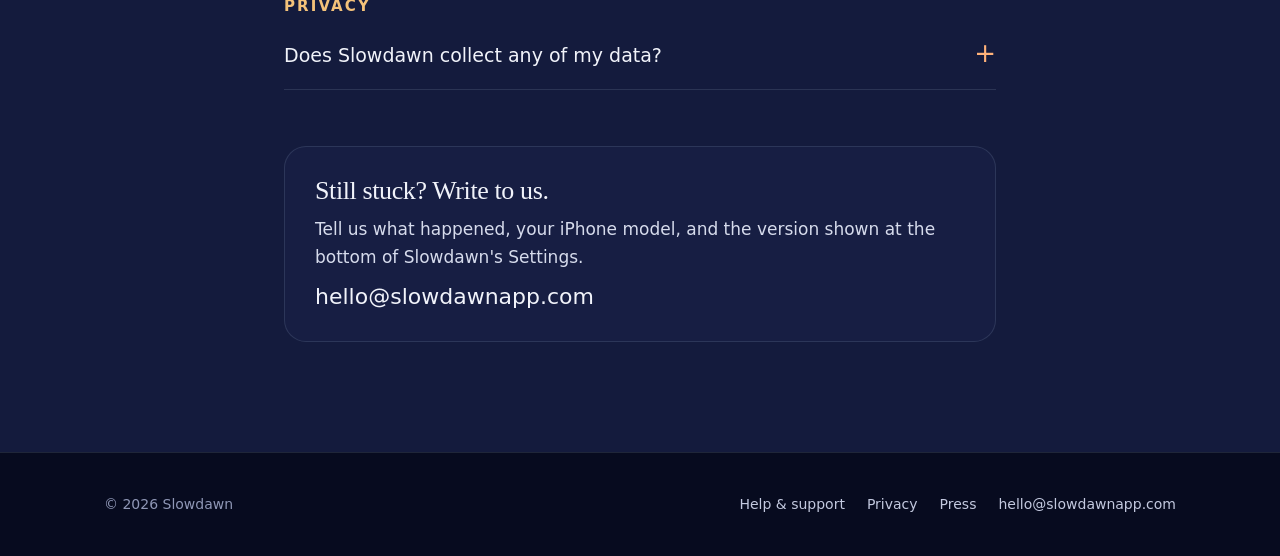
<file: support/index.html>
<!doctype html>
<html lang="en">
<head>
<meta charset="utf-8">
<meta name="viewport" content="width=device-width, initial-scale=1, viewport-fit=cover">
<title>Help &amp; support · Slowdawn</title>
<meta name="description" content="Answers about Slowdawn's alarms, plans, clock changes, sunrise, the free trial and Pro, plus how to reach us.">
<meta name="theme-color" content="#070B1F">
<link rel="icon" href="../img/favicon.png">
<link rel="apple-touch-icon" href="../img/apple-touch-icon.png">
<link rel="stylesheet" href="../style.css">
</head>
<body>

<header class="top">
  <div class="wrap">
    <a class="brand" href="../index.html"><img src="../img/icon-512.png" alt="" width="32" height="32">Slowdawn</a>
    <nav aria-label="Main">
      <a href="../index.html#how" class="hide-sm">How it works</a>
      <a href="index.html" aria-current="page">Help</a>
      <a href="../privacy/index.html">Privacy</a>
    </nav>
  </div>
</header>

<main>
  <div class="page-head">
    <div class="wrap narrow">
      <p class="eyebrow">Help &amp; support</p>
      <h1>How can we help?</h1>
      <p>Quick answers to the things people ask most. If yours isn't here, write to us and a real person will reply.</p>
    </div>
  </div>

  <div class="doc">
    <div class="wrap narrow">

      <div class="faq-group">
        <h2>Alarms</h2>
        <details>
          <summary>Will my alarm ring on silent or in a Focus?</summary>
          <div><p>Yes. Slowdawn uses Apple's alarm system, the same one the Clock app uses, so alarms ring on silent, in a Focus, and when the app is closed. They also show on a paired Apple Watch. The one thing it needs is permission: if the home screen says alarms aren't allowed, tap Allow alarms, or turn them on in Settings › Slowdawn.</p></div>
        </details>
        <details>
          <summary>Why is my alarm at this time?</summary>
          <div><p>Every alarm has its reason written under it, like "Workdays · day 4 of 12 toward 7:00". Tap any day in the week strip to see exactly how its time was worked out: the plan step, any clock change, sunrise limits and so on.</p></div>
        </details>
        <details>
          <summary>Do I need to open the app every day?</summary>
          <div><p>No. Slowdawn keeps about two weeks of alarms set ahead, and refreshes them in the background. If you haven't opened it for a long while and they're running low, it sends a gentle reminder before they run out.</p></div>
        </details>
        <details>
          <summary>How do I change or skip just one morning?</summary>
          <div><p>Tap the day on the home screen, then Change just this day or Skip this day. You can also tap the calendar button at the top, Just this once, to sleep in, wake early or skip for a day or a few. From the Lock Screen or Control Center you can use Skip tomorrow and Sleep in +30, or ask Siri ("Skip tomorrow's alarm in Slowdawn").</p></div>
        </details>
        <details>
          <summary>Can I set the alarm volume?</summary>
          <div><p>Apple's alarm system plays at your iPhone's volume and doesn't let apps change it. So the gentleness lives in the sounds themselves: the softest ones swell in over a full minute. Choose one in Settings › Alarms &amp; sound.</p></div>
        </details>
      </div>

      <div class="faq-group">
        <h2>Plans and schedules</h2>
        <details>
          <summary>How fast does a plan move?</summary>
          <div><p>You choose Gentle, Steady or Quick when you set up, and you can change it any time. Steps are smaller when you're moving earlier, because that's the harder direction for most body clocks. Going from 8:00 to 7:00 at 5 minutes a day takes 12 days.</p></div>
        </details>
        <details>
          <summary>What happens on weekends?</summary>
          <div><p>Weekends can follow their own time, or the sunrise, and they move in step with your workday plan so Monday never jumps. Public holidays can be treated like weekends, like workdays, or asked about each time.</p></div>
        </details>
        <details>
          <summary>What happens when the clocks change?</summary>
          <div><p>Slowdawn knows the next change from your iPhone's time zone and, by default, spreads the hour across the week around it. When it's close, a card on the home screen shows the plan. Choose Just jump with the clocks if you'd rather not ease in, or change the timing in Settings › Clock changes.</p></div>
        </details>
        <details>
          <summary>What's the difference between sunrise and first light?</summary>
          <div><p>Sunrise is when the sun clears the horizon. First light is when the sky starts to brighten, about 30 minutes before. Either way, you set an earliest and latest time, so dark winter mornings never leave you sleeping in.</p></div>
        </details>
        <details>
          <summary>Does it work when I travel?</summary>
          <div><p>Yes. Add a trip and Slowdawn can shift you a little each day before you fly, so you land closer to local time. While you're away, keep your usual time on local time, move it, or choose a time just for the trip.</p></div>
        </details>
      </div>

      <div class="faq-group">
        <h2>Free trial and Pro</h2>
        <details>
          <summary>How does the free trial work?</summary>
          <div><p>Every new install can try all of Pro free for 14 days. Start it during setup, or any time later from the home screen. It ends on its own and never turns into a charge. After it, Slowdawn keeps working for free, and Pro unlocks the rest. See what's in each on the <a href="../index.html#pricing">pricing section</a>.</p></div>
        </details>
        <details>
          <summary>How do I restore a purchase on a new iPhone?</summary>
          <div><p>Open Slowdawn, tap the gear for Settings, then Restore purchases. Use the same Apple Account you bought Pro with.</p></div>
        </details>
        <details>
          <summary>How do I cancel a subscription?</summary>
          <div><p>Subscriptions are managed by Apple. On your iPhone, open Settings, tap your name, then Subscriptions, and choose Slowdawn. You keep Pro until the end of the period you've paid for.</p></div>
        </details>
        <details>
          <summary>How do I ask for a refund?</summary>
          <div><p>Apple handles refunds for App Store purchases. Go to <a href="https://reportaproblem.apple.com" target="_blank" rel="noopener">reportaproblem.apple.com</a>, sign in, and choose the purchase.</p></div>
        </details>
      </div>

      <div class="faq-group">
        <h2>Privacy</h2>
        <details>
          <summary>Does Slowdawn collect any of my data?</summary>
          <div><p>No. There's no account and no server. Your plans, location, calendar and sleep stay on your iPhone. The <a href="../privacy/index.html">privacy policy</a> has the details.</p></div>
        </details>
      </div>

      <div class="contact-card">
        <h2>Still stuck? Write to us.</h2>
        <p>Tell us what happened, your iPhone model, and the version shown at the bottom of Slowdawn's Settings.</p>
        <p class="mail">hello@slowdawnapp.com</p>
      </div>
    </div>
  </div>
</main>

<footer>
  <div class="wrap">
    <span>© 2026 Slowdawn</span>
    <nav aria-label="Footer">
      <a href="index.html">Help &amp; support</a>
      <a href="../privacy/index.html">Privacy</a>
      <a href="../press/index.html">Press</a>
      <span class="copy-mail">hello@slowdawnapp.com</span>
    </nav>
  </div>
</footer>
</body>
</html>
</file>
<file: style.css>
/* slowdawnapp.com
   The app's night-to-dawn palette (Shared/Design/SkyPalette.swift). No web fonts, no third-party
   requests: Apple devices get New York and SF; everything else falls back gracefully. */

:root {
  --night: #070B1F;
  --deep: #0B1026;
  --navy: #141B3D;
  --indigo: #2A2F6B;
  --dusk: #5B4B8A;
  --peach: #FFB27A;
  --gold: #F4C27A;
  --mist: #CFE6F7;
  --text: #F1F3FA;
  --soft: #C3C9DF;
  --muted: #8F97B6;
  --line: rgba(207, 230, 247, 0.12);
  --card: rgba(26, 33, 73, 0.55);
  --serif: ui-serif, "New York", "Iowan Old Style", "Palatino Linotype", Palatino, Georgia, serif;
  --sans: system-ui, -apple-system, "SF Pro Text", "Segoe UI", Roboto, "Helvetica Neue", sans-serif;
  --rounded: ui-rounded, "SF Pro Rounded", system-ui, -apple-system, sans-serif;
  color-scheme: dark;
}

*, *::before, *::after { box-sizing: border-box; }
html { scroll-behavior: smooth; }
@media (prefers-reduced-motion: reduce) { html { scroll-behavior: auto; } }

body {
  margin: 0;
  background: var(--deep);
  color: var(--text);
  font: 17px/1.65 var(--sans);
  -webkit-font-smoothing: antialiased;
  text-rendering: optimizeLegibility;
}

a { color: var(--peach); text-decoration-color: rgba(255, 178, 122, 0.4); text-underline-offset: 3px; }
a:hover { color: var(--gold); text-decoration-color: currentColor; }
img, video { max-width: 100%; height: auto; display: block; }

.wrap {
  width: 100%;
  max-width: 1120px;
  margin: 0 auto;
  padding-left: max(24px, env(safe-area-inset-left, 0px));
  padding-right: max(24px, env(safe-area-inset-right, 0px));
}
.narrow { max-width: 760px; }

/* ---------- Type ---------- */
h1, h2, h3 { font-family: var(--serif); font-weight: 500; letter-spacing: -0.015em; text-wrap: balance; margin: 0; }
h1 { font-size: clamp(42px, 6.4vw, 76px); line-height: 1.02; }
h2 { font-size: clamp(32px, 4.2vw, 50px); line-height: 1.08; }
h3 { font-size: 23px; line-height: 1.25; }
h1 em, h2 em { font-style: italic; color: var(--peach); }
p { margin: 0; text-wrap: pretty; }
/* No orphans: short lines wrap evenly instead of leaving one word or number alone. */
li, .reason, summary, .store strong, .cta-note, .trial-note, h3 { text-wrap: pretty; }
/* Short lines (list items, chips) balance so neither line is a lone word. */
.tick-list li, .pro-list li, .scene p, .step p { text-wrap: balance; }
.eyebrow {
  font: 600 13px/1 var(--sans); letter-spacing: 0.16em; text-transform: uppercase;
  color: var(--gold); margin-bottom: 18px;
}
.lede { font-size: clamp(18px, 1.6vw, 21px); line-height: 1.6; color: var(--soft); max-width: 36ch; }
.muted { color: var(--muted); }

/* ---------- Header ---------- */
.top {
  position: absolute; inset: 0 0 auto; z-index: 5;
  padding-top: env(safe-area-inset-top, 0px);
}
.top .wrap { display: flex; align-items: center; justify-content: space-between; gap: 16px; padding-block: 22px; }
.brand { display: inline-flex; align-items: center; gap: 11px; color: var(--text); text-decoration: none; font: 600 19px/1 var(--rounded); letter-spacing: -0.01em; }
.brand img { width: 32px; height: 32px; border-radius: 8px; }
.top nav { display: flex; gap: 26px; font-size: 15px; }
.top nav a { color: var(--soft); text-decoration: none; }
.top nav a:hover, .top nav a[aria-current] { color: var(--text); }

/* ---------- Hero: night sky warming at the horizon ---------- */
.hero {
  position: relative; z-index: 1;
}
.hero::after {
  /* the hero's own dawn, fading out at the bottom into the page's sky instead of stopping at a line */
  content: ""; position: absolute; inset: 0; z-index: -1; pointer-events: none;
  -webkit-mask-image: linear-gradient(180deg, #000 70%, transparent);
  mask-image: linear-gradient(180deg, #000 70%, transparent);
  background:
    radial-gradient(90% 55% at 72% 100%, rgba(255, 178, 122, 0.30), transparent 62%),
    radial-gradient(60% 40% at 72% 100%, rgba(244, 194, 122, 0.22), transparent 60%),
    linear-gradient(180deg, var(--night) 0%, #0D1433 38%, #262D63 74%, #4A3B78 100%);
}
.hero::before {
  /* a few faint stars, high in the sky */
  content: ""; position: absolute; inset: 0 0 45% 0; pointer-events: none; opacity: 0.55;
  background-image:
    radial-gradient(1.2px 1.2px at 12% 22%, #fff, transparent),
    radial-gradient(1px 1px at 28% 12%, #fff, transparent),
    radial-gradient(1.4px 1.4px at 41% 30%, #fff, transparent),
    radial-gradient(1px 1px at 57% 9%, #fff, transparent),
    radial-gradient(1.2px 1.2px at 66% 26%, #fff, transparent),
    radial-gradient(1px 1px at 83% 14%, #fff, transparent),
    radial-gradient(1.3px 1.3px at 92% 34%, #fff, transparent),
    radial-gradient(1px 1px at 6% 48%, #fff, transparent),
    radial-gradient(1px 1px at 35% 52%, #fff, transparent);
}
.hero-grid {
  position: relative; z-index: 1;
  display: grid; grid-template-columns: 1.05fr 0.95fr; gap: 56px; align-items: center;
  padding-top: calc(120px + env(safe-area-inset-top, 0px));
  padding-bottom: 0;
}
.hero-grid > * { min-width: 0; }
.hero-copy { padding-bottom: 80px; }
.hero h1 { margin-bottom: 26px; }
.hero .lede { margin-bottom: 36px; }

.cta-row { display: flex; flex-wrap: wrap; align-items: center; gap: 14px 22px; }
.store {
  display: inline-flex; flex-direction: column; align-items: flex-start; gap: 3px;
  padding: 11px 22px; border-radius: 14px; max-width: 100%;
  color: #fff; text-decoration: none; line-height: 1.15;
  /* A slow ring of dawn light circles the border, with a soft glow behind it that breathes.
     ::after is the button itself (black face + moving ring); ::before is the blurred glow under it. */
  position: relative; isolation: isolate; border: 1.5px solid transparent;
  transition: transform .25s cubic-bezier(.2,.8,.2,1);
}
.store::before, .store::after { content: ""; position: absolute; border-radius: 14px; pointer-events: none; }
.store::after {
  inset: -1.5px; z-index: -1; border: 1.5px solid transparent;
  background:
    linear-gradient(#000, #000) padding-box,
    conic-gradient(from var(--ring), rgba(255, 255, 255, 0.25) 0deg, var(--peach) 45deg, #FFE3B8 75deg, var(--gold) 100deg, rgba(255, 255, 255, 0.25) 150deg, rgba(255, 255, 255, 0.25) 360deg) border-box;
  animation: ring 5s linear infinite;
}
.store::before {
  inset: -7px; z-index: -2; border-radius: 22px;
  background: conic-gradient(from var(--ring), rgba(255, 178, 122, 0.15) 0deg, var(--peach) 50deg, var(--gold) 100deg, rgba(255, 178, 122, 0.15) 190deg, rgba(255, 178, 122, 0.15) 360deg);
  filter: blur(16px); opacity: var(--glow);
  animation: ring 5s linear infinite, breathe 3.2s ease-in-out infinite;
  transition: opacity .25s;
}
@property --ring { syntax: "<angle>"; inherits: false; initial-value: 0deg; }
@keyframes ring { to { --ring: 360deg; } }
@property --glow { syntax: "<number>"; inherits: false; initial-value: .85; }
@keyframes breathe { 50% { --glow: .5; } }
.store:hover { transform: translateY(-2px); }
.store:hover::before { opacity: 1; }
@media (prefers-reduced-motion: reduce) {
  .store::after, .store::before { animation: none; }
  .store:hover { transform: none; }
}
.store svg { width: 24px; height: 24px; flex: none; }
.store span { display: block; font-size: 12px; letter-spacing: 0.02em; opacity: 0.75; }
.store strong { display: block; font: 600 18px/1.2 var(--sans); overflow-wrap: anywhere; }
.store:hover { color: #fff; }
.cta-note { font-size: 15px; color: var(--soft); line-height: 1.5; }

/* ---------- Phone ---------- */
.phone {
  position: relative; width: min(100%, 330px); aspect-ratio: 1320 / 2868; max-width: 100%;
  border-radius: 54px; padding: 10px;
  background: linear-gradient(160deg, #3a3f5c, #14182c 40%, #23283f);
  box-shadow:
    0 0 0 1px rgba(255, 255, 255, 0.08) inset,
    0 40px 80px -20px rgba(0, 0, 0, 0.6),
    0 0 120px -10px rgba(255, 178, 122, 0.25);
}
.phone > img, .phone > video {
  width: 100%; height: 100%; object-fit: cover; border-radius: 45px; background: var(--deep);
}
.hero .phone { justify-self: center; align-self: end; margin-bottom: -150px; width: min(100%, 350px); z-index: 2; }
.hero + section { padding-top: clamp(72px, 9vw, 112px); }
@media (min-width: 901px) { .hero + section .section-head { max-width: 560px; } }

/* ---------- Sections ---------- */
section { padding-block: clamp(42px, 5.2vw, 70px); }
/* One continuous night sky under every section: no seams between them. */
main { position: relative; background: transparent; }
/* One fixed sky behind every section: night at the top of the page, dawn by the bottom.
   --dawn (0 to 1) follows scroll position; without JavaScript it simply stays night. */
.sky { position: fixed; inset: 0; z-index: -1; pointer-events: none; background: linear-gradient(180deg, var(--deep) 0%, var(--navy) 60%, #18204A 100%); }
.sky::before, .sky::after { content: ""; position: absolute; inset: 0; }
.sky::before {
  /* dawn light rising from the horizon */
  background:
    radial-gradient(85% 55% at 60% 115%, rgba(255, 178, 122, 0.42), transparent 65%),
    linear-gradient(180deg, transparent 35%, rgba(91, 75, 138, 0.55) 100%);
  opacity: var(--dawn, 0);
}
.sky::after {
  /* stars that fade as it gets light, drifting slower than the page */
  opacity: calc(0.5 * (1 - var(--dawn, 0)));
  transform: translate3d(0, calc(var(--stars, 0) * 1px), 0);
  background-image:
    radial-gradient(1.2px 1.2px at 8% 18%, #fff, transparent),
    radial-gradient(1px 1px at 22% 64%, #fff, transparent),
    radial-gradient(1.3px 1.3px at 37% 32%, #fff, transparent),
    radial-gradient(1px 1px at 49% 82%, #fff, transparent),
    radial-gradient(1.2px 1.2px at 61% 12%, #fff, transparent),
    radial-gradient(1px 1px at 74% 48%, #fff, transparent),
    radial-gradient(1.4px 1.4px at 88% 26%, #fff, transparent),
    radial-gradient(1px 1px at 95% 72%, #fff, transparent),
    radial-gradient(1px 1px at 15% 90%, #fff, transparent);
  background-size: 100% 100vh;
}
body { background: var(--deep); }
.band, .band-alt { background: transparent; }
.section-head { max-width: 720px; margin-bottom: 40px; }
.section-head p { margin-top: 18px; font-size: 19px; color: var(--soft); max-width: 58ch; }
.center { text-align: center; margin-left: auto; margin-right: auto; }
.center p { margin-left: auto; margin-right: auto; }

/* Three steps */
.steps { display: grid; grid-template-columns: repeat(3, 1fr); gap: 28px; counter-reset: step; }
.step { border-top: 1px solid var(--line); padding-top: 26px; min-width: 0; }
.step::before {
  counter-increment: step; content: counter(step, decimal-leading-zero);
  display: block; font: 500 15px/1 var(--rounded); color: var(--peach); letter-spacing: 0.06em; margin-bottom: 18px;
}
.step h3 { margin-bottom: 10px; }
.step p { color: var(--soft); }

/* Scenarios */
.scenes { display: grid; grid-template-columns: repeat(3, 1fr); gap: 18px; }
.scene {
  background: var(--card); border: 1px solid var(--line); border-radius: 22px;
  padding: 26px 26px 24px; min-width: 0;
  display: flex; flex-direction: column; gap: 10px;
  backdrop-filter: blur(6px);
}
.scene h3 { font-size: 21px; }
.scene p { color: var(--soft); font-size: 16px; }
/* Mini plan charts: one dot per morning, earlier alarms lower, drawn in as the card arrives. */
.mini { width: 100%; height: auto; margin: -4px 0 6px; overflow: visible; }
.mini .trace { fill: none; stroke: var(--peach); stroke-opacity: .45; stroke-width: 1.5; stroke-dasharray: 1; stroke-dashoffset: 1; transition: stroke-dashoffset 1.6s cubic-bezier(.3,.6,.2,1) .25s; }
.mini .pt { fill: var(--peach); opacity: 0; transform-box: fill-box; transform-origin: center; transform: scale(.2); transition: opacity .4s, transform .5s cubic-bezier(.2,1.4,.4,1); transition-delay: calc(var(--i) * 70ms + 250ms); }
.mini .pt.hi { fill: var(--mist); }
.mini .ghost { fill: none; stroke: var(--muted); stroke-opacity: .55; stroke-width: 1.2; stroke-dasharray: 3 4; }
.mini .target { stroke: var(--mist); stroke-opacity: .35; stroke-dasharray: 2 4; }
.mini .mark { stroke: var(--gold); stroke-opacity: .4; stroke-dasharray: 2 3; }
.mini .band { fill: var(--mist); fill-opacity: .07; }
.mini .lbl { fill: var(--muted); font: 500 10px var(--rounded); letter-spacing: .04em; }
.scene.shown .mini .trace { stroke-dashoffset: 0; }
.scene.shown .mini .pt { opacity: 1; transform: none; }
.no-js .mini .trace { stroke-dashoffset: 0; } .no-js .mini .pt { opacity: 1; transform: none; }
@media (prefers-reduced-motion: reduce) { .mini .trace { stroke-dashoffset: 0; transition: none; } .mini .pt { opacity: 1; transform: none; transition: none; } }
.reason {
  /* Always one line: the short form of the app's reason, never wrapped. */
  margin-top: auto; align-self: flex-start; max-width: 100%;
  display: inline-block; white-space: nowrap;
  padding: 7px 13px; border-radius: 999px;
  background: rgba(7, 11, 31, 0.6); border: 1px solid var(--line);
  font: 500 14px/1.3 var(--rounded); color: var(--mist);
}
.reason b { font-weight: 600; color: var(--peach); font-variant-numeric: tabular-nums; margin-right: 8px; }

/* Feature rows */
.feature { display: grid; grid-template-columns: 1fr 1fr; gap: clamp(40px, 7vw, 110px); align-items: center; }
.feature > * { min-width: 0; }
.feature .phone { justify-self: center; width: min(100%, 320px); }
.feature.flip .feature-copy { order: 2; }
.feature-copy h2 { margin-bottom: 22px; }
.feature-copy p { color: var(--soft); font-size: 18px; max-width: 44ch; }
.feature-copy p + p { margin-top: 14px; }
.tick-list { list-style: none; padding: 0; margin: 26px 0 0; display: grid; gap: 12px; }
.tick-list li { position: relative; padding-left: 30px; color: var(--soft); }
.tick-list li::before {
  content: ""; position: absolute; left: 2px; top: 0.55em; width: 12px; height: 12px; border-radius: 50%;
  background: radial-gradient(circle at 50% 60%, var(--gold), var(--peach));
  box-shadow: 0 0 12px rgba(255, 178, 122, 0.6);
}

/* Promise band: science + privacy */
.promises { display: grid; grid-template-columns: repeat(3, 1fr); gap: 40px; }
.promise { min-width: 0; }
.promise h3 { font-size: 22px; margin-bottom: 10px; }
.promise p { color: var(--soft); font-size: 16px; }
.promise .src { margin-top: 12px; font-size: 13px; color: var(--muted); }
.promise .src a { color: var(--muted); }

/* Pricing */
/* Free is small and quiet; Pro is wider, warmer and visibly longer, so the extra value reads at a glance. */
.plans { display: grid; grid-template-columns: minmax(0, 1fr) minmax(0, 2fr); gap: 20px; max-width: 1060px; margin: 0 auto; align-items: start; }
.plan { background: var(--card); border: 1px solid var(--line); border-radius: 24px; padding: 34px; min-width: 0; }
.plan.free { margin-top: 28px; }
.plan.pro {
  border-color: rgba(255, 178, 122, 0.5);
  background: linear-gradient(160deg, rgba(255, 178, 122, 0.14), rgba(26, 33, 73, 0.6) 40%);
  box-shadow: 0 0 0 1px rgba(255, 178, 122, 0.12) inset, 0 30px 90px -30px rgba(255, 178, 122, 0.35);
}
.plan-lede { color: var(--soft); font-size: 16px; margin-top: 16px; }
.pro-head { display: grid; grid-template-columns: auto minmax(0, 1fr); gap: 12px 40px; align-items: end; padding-bottom: 24px; border-bottom: 1px solid var(--line); }
.pro-head .plan-lede { max-width: 34ch; font-size: 17px; color: var(--text); }
.tick-list.quiet li::before { background: var(--muted); box-shadow: none; opacity: 0.7; }
.pro-list { list-style: none; padding: 0; margin: 26px 0 0; display: grid; grid-template-columns: repeat(2, minmax(0, 1fr)); gap: 20px 32px; }
.pro-list li { position: relative; padding-left: 30px; color: var(--soft); font-size: 15px; line-height: 1.5; }
.pro-list li::before {
  content: ""; position: absolute; left: 2px; top: 0.35em; width: 12px; height: 12px; border-radius: 50%;
  background: radial-gradient(circle at 50% 60%, var(--gold), var(--peach));
  box-shadow: 0 0 12px rgba(255, 178, 122, 0.6);
}
.pro-list b { display: block; color: var(--text); font-weight: 600; font-size: 16px; margin-bottom: 2px; }
.plan h3 { font-family: var(--rounded); font-weight: 600; font-size: 20px; letter-spacing: 0; }
.price { font: 500 46px/1.1 var(--serif); margin: 14px 0 4px; letter-spacing: -0.02em; }
.price small { font: 400 16px/1 var(--sans); color: var(--muted); letter-spacing: 0; }
.plan .alt { color: var(--muted); font-size: 15px; }
.plan .tick-list { margin-top: 22px; }
.trial-note { text-align: center; color: var(--muted); font-size: 15px; margin-top: 22px; }

/* Privacy, right under the hero */
.privacy-band { padding-bottom: 0; }
@media (min-width: 901px) { .hero + .privacy-band { padding-top: 24px; } }
.privacy {
  display: flex; align-items: center; gap: 22px; max-width: 560px;
  padding: 24px 28px; border-radius: 22px;
  background: var(--card); border: 1px solid rgba(207, 230, 247, 0.22);
}
.privacy > div { min-width: 0; }
.privacy .lock { flex: none; width: 44px; height: 44px; fill: none; stroke: var(--mist); stroke-width: 1.6; stroke-linecap: round; }
.privacy h2 { font-size: clamp(28px, 3.2vw, 36px); margin-bottom: 6px; }
.privacy p { color: var(--soft); font-size: 17px; line-height: 1.5; }
.privacy a { white-space: nowrap; }
@media (max-width: 520px) { .privacy { flex-direction: column; align-items: flex-start; gap: 14px; padding: 22px; } }

/* Sources under the steps */
.steps + .src { margin-top: 30px; font-size: 13px; color: var(--muted); }
.steps + .src a { color: var(--muted); }

/* The three trial promises, above the plans */
.trial {
  display: grid; grid-template-columns: repeat(3, minmax(0, 1fr)); gap: 16px;
  max-width: 1060px; margin: 0 auto 28px;
}
.trial > div {
  padding: 22px 24px; border-radius: 20px; color: var(--soft); font-size: 16px; line-height: 1.5;
  background: rgba(255, 178, 122, 0.08); border: 1px solid rgba(255, 178, 122, 0.35);
}
.trial b { display: block; font: 600 19px/1.3 var(--sans); color: var(--text); margin-bottom: 4px; }
@media (max-width: 900px) { .trial { grid-template-columns: 1fr; gap: 12px; } }

/* Final call */
.finale {
  text-align: center; position: relative; overflow: hidden;
  background:
    radial-gradient(70% 80% at 50% 120%, rgba(255, 178, 122, calc(0.18 + 0.3 * var(--rise, 1))), transparent 60%),
    linear-gradient(180deg, transparent 0%, rgba(38, 45, 99, 0.7) 55%, #5B4B8A 100%);
}
.finale h2 { font-size: clamp(36px, 5vw, 60px); margin-bottom: 18px; }
.finale p { color: var(--soft); font-size: 19px; margin: 0 auto 34px; max-width: 40ch; }
.finale .cta-row { justify-content: center; }
.sun {
  width: 120px; height: 60px; margin: 0 auto 36px; border-radius: 120px 120px 0 0;
  background: radial-gradient(circle at 50% 100%, #FFD9A8, var(--peach) 55%, rgba(255, 178, 122, 0) 72%);
  filter: blur(0.3px);
  transform: translate3d(0, calc((1 - var(--rise, 1)) * 70px), 0) scale(calc(0.85 + 0.15 * var(--rise, 1)));
  box-shadow: 0 0 calc(40px + 80px * var(--rise, 1)) rgba(255, 178, 122, calc(0.15 + 0.35 * var(--rise, 1)));
}

/* Footer */
footer { background: var(--night); border-top: 1px solid var(--line); padding-block: 40px calc(40px + env(safe-area-inset-bottom, 0px)); font-size: 14px; color: var(--muted); }
footer .wrap { display: flex; flex-wrap: wrap; align-items: center; justify-content: space-between; gap: 16px; }
footer nav { display: flex; gap: 22px; flex-wrap: wrap; }
footer a { color: var(--soft); text-decoration: none; }
footer a:hover { color: var(--text); }
.copy-mail { user-select: all; color: var(--soft); }

/* Long-form pages (privacy, support) */
.page-head {
  background: linear-gradient(180deg, var(--night), var(--navy));
  padding-top: calc(130px + env(safe-area-inset-top, 0px)); padding-bottom: 56px;
}
.page-head h1 { font-size: clamp(38px, 5.4vw, 60px); }
.page-head p:not(.eyebrow) { margin-top: 16px; color: var(--soft); font-size: 19px; max-width: 56ch; }
.doc { background: var(--navy); padding-block: 56px 110px; }
.doc h2 { font-size: 27px; margin: 52px 0 12px; }
.doc h2:first-child { margin-top: 0; }
.doc p, .doc li { color: #D6DBEC; }
.doc p + p { margin-top: 14px; }
.doc ul { padding-left: 22px; display: grid; gap: 10px; margin: 14px 0 0; }
.summary { background: var(--card); border: 1px solid var(--line); border-left: 3px solid var(--peach); border-radius: 16px; padding: 22px 26px; }

details { border-bottom: 1px solid var(--line); }
details summary {
  cursor: pointer; list-style: none; padding: 20px 0;
  display: flex; justify-content: space-between; align-items: baseline; gap: 20px;
  font: 500 19px/1.4 var(--sans); color: var(--text);
}
details summary::-webkit-details-marker { display: none; }
details summary::after { content: "+"; color: var(--peach); font: 300 26px/1 var(--sans); flex: none; transition: transform .2s; }
details[open] summary::after { transform: rotate(45deg); }
details > div { padding: 0 0 22px; color: #D6DBEC; max-width: 62ch; }
details > div p + p { margin-top: 10px; }
.faq-group { margin-top: 48px; }
.faq-group:first-child { margin-top: 0; }
.faq-group h2 { font-size: 15px; font-family: var(--sans); font-weight: 600; letter-spacing: 0.14em; text-transform: uppercase; color: var(--gold); margin: 0 0 6px; }
.contact-card { margin-top: 56px; background: var(--card); border: 1px solid var(--line); border-radius: 22px; padding: 30px; }
.contact-card h2 { margin: 0 0 10px; font-size: 26px; }
.contact-card .mail { font: 500 22px/1.3 var(--rounded); color: var(--text); user-select: all; margin-top: 12px; }

/* Press kit */
.press-actions { margin-top: 30px; display: flex; flex-wrap: wrap; align-items: center; gap: 14px 24px; }
.press-actions p { margin: 0 !important; font-size: 16px !important; }
.press-actions strong { color: var(--text); font-weight: 600; }
.button {
  display: inline-flex; align-items: baseline; gap: 10px; padding: 14px 24px; border-radius: 999px;
  background: var(--peach); color: var(--night); font: 600 17px/1.2 var(--sans); text-decoration: none;
}
.button small { font-weight: 500; font-size: 13px; opacity: 0.7; }
.button:hover { background: var(--gold); color: var(--night); }
.press-wrap { max-width: 980px; }
.press section { padding: 0; margin-top: 64px; }
.press section:first-child { margin-top: 0; }
.press h2 { margin-top: 0; }
.press .hint { color: var(--muted); font-size: 15px; margin: -4px 0 16px; }
.press-intro { display: grid; grid-template-columns: auto 1fr; gap: 28px; align-items: center; }
.press-icon { width: 128px; height: 128px; border-radius: 29px; box-shadow: 0 0 60px rgba(255, 178, 122, 0.22); }
.press-oneliner { font: 400 clamp(20px, 2.2vw, 24px)/1.5 var(--serif); color: var(--text) !important; max-width: 46ch; }
.facts { margin: 0; border-top: 1px solid var(--line); }
.facts > div { display: grid; grid-template-columns: 170px 1fr; gap: 20px; padding: 15px 0; border-bottom: 1px solid var(--line); }
.facts dt { color: var(--gold); font-size: 13px; font-weight: 600; letter-spacing: 0.1em; text-transform: uppercase; padding-top: 3px; }
.facts dd { margin: 0; color: #D6DBEC; min-width: 0; }
.copy-block { margin: 0; background: var(--card); border: 1px solid var(--line); border-left: 3px solid var(--peach); border-radius: 16px; padding: 22px 26px; color: #D6DBEC; max-width: 70ch; user-select: all; }
.copy-block p + p { margin-top: 12px; }
.press-points { list-style: none; padding: 0 !important; gap: 14px !important; max-width: 70ch; }
.press-points b { color: var(--text); font-weight: 600; }
.shots { display: grid; grid-template-columns: repeat(6, 1fr); gap: 16px; }
.shots figure { margin: 0; min-width: 0; }
.shots img { width: 100%; border-radius: 18px; border: 1px solid var(--line); }
.shots figcaption { margin-top: 8px; font-size: 13px; color: var(--muted); text-align: center; }
.file-list { list-style: none; padding: 0 !important; margin-top: 26px !important; }
.file-list a { font-weight: 600; }
@media (max-width: 900px) { .shots { grid-template-columns: repeat(3, 1fr); } }
@media (max-width: 520px) {
  .press-intro { grid-template-columns: 1fr; gap: 18px; }
  .press-icon { width: 96px; height: 96px; border-radius: 22px; }
  .facts > div { grid-template-columns: 1fr; gap: 4px; }
  .shots { grid-template-columns: repeat(2, 1fr); gap: 12px; }
}

/* Gentle reveal on scroll */
.reveal { opacity: 0; transform: translateY(32px); transition: opacity 1s cubic-bezier(.2,.7,.2,1), transform 1.1s cubic-bezier(.2,.7,.2,1); }
.phone.reveal { transform: translateY(48px) scale(0.96); }
.steps .reveal:nth-child(2), .scenes .reveal:nth-child(3n+2), .promises .reveal:nth-child(2), .plans .reveal:nth-child(2) { transition-delay: .12s; }
.steps .reveal:nth-child(3), .scenes .reveal:nth-child(3n), .promises .reveal:nth-child(3) { transition-delay: .24s; }
/* Parallax uses the separate `translate` property, so it never fights the reveal's transform. */
[data-depth] { will-change: translate; }
/* The steps' rule draws across as they arrive */
.step { border-top: 0; position: relative; }
.step::after { content: ""; position: absolute; left: 0; right: 0; top: 0; height: 1px; background: linear-gradient(90deg, var(--peach), var(--line) 40%); transform-origin: left; transform: scaleX(0); transition: transform 1.4s cubic-bezier(.2,.7,.2,1) .2s; }
.step.shown::after { transform: none; }
.reveal.shown { opacity: 1; transform: none; }
@media (prefers-reduced-motion: reduce) { .reveal, .phone.reveal { opacity: 1; transform: none; transition: none; } .step::after { transform: none; transition: none; } }
.no-js .reveal, .no-js .phone.reveal { opacity: 1; transform: none; }
.no-js .step::after { transform: none; }

/* ---------- Narrow screens ---------- */
@media (max-width: 900px) {
  .hero-grid { grid-template-columns: 1fr; gap: 48px; padding-top: calc(104px + env(safe-area-inset-top, 0px)); }
  .hero-copy { padding-bottom: 0; }
  .hero .phone { width: min(78%, 320px); margin-bottom: -120px; }
  .hero + section { padding-top: 156px; }
  .steps, .scenes, .promises { grid-template-columns: 1fr; }
  .scenes { gap: 14px; }
  .feature { grid-template-columns: 1fr; }
  .feature.flip .feature-copy { order: 0; }
  .feature .phone { width: min(78%, 300px); }
  .plans { grid-template-columns: 1fr; }
  .plan.free { margin-top: 0; }
  .pro-head { grid-template-columns: 1fr; }
  .pro-list { grid-template-columns: 1fr; gap: 16px; }
}
@media (min-width: 620px) and (max-width: 900px) {
  .scenes { grid-template-columns: repeat(2, 1fr); }
}
@media (max-width: 520px) {
  .top nav { gap: 16px; font-size: 14px; }
  .top nav .hide-sm { display: none; }
  .plan { padding: 26px; }
  .phone { border-radius: 44px; padding: 8px; }
  .phone > img, .phone > video { border-radius: 37px; }
}
</file>
